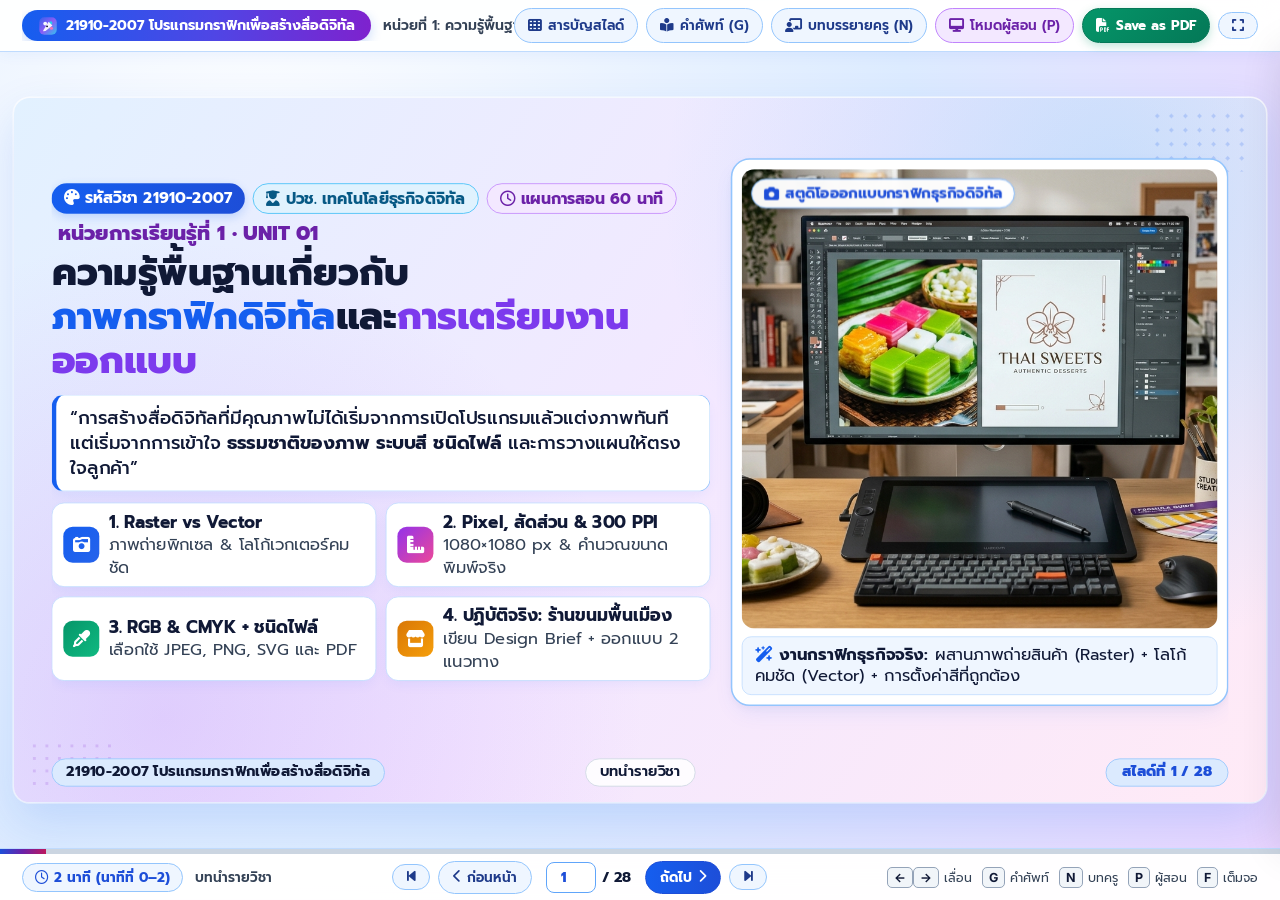
<file: courses/21910-2007/unit-01/html-presentation/index.html>
<!DOCTYPE html>
<html lang="th">
<head>
    <meta charset="UTF-8">
    <meta name="viewport" content="width=device-width, initial-scale=1.0">
    <title>21910-2007 โปรแกรมกราฟิกเพื่อสร้างสื่อดิจิทัล — หน่วยที่ 1: ความรู้พื้นฐานเกี่ยวกับภาพกราฟิกดิจิทัลและการเตรียมงานออกแบบ</title>
    <!-- Google Fonts: Prompt, Sarabun, Inter, Poppins -->
    <link rel="preconnect" href="https://fonts.googleapis.com">
    <link rel="preconnect" href="https://fonts.gstatic.com" crossorigin>
    <link href="https://fonts.googleapis.com/css2?family=Inter:wght@400;500;600;700;800&family=Poppins:wght@500;600;700&family=Prompt:ital,wght@0,300;0,400;0,500;0,600;0,700;0,800;1,400&family=Sarabun:ital,wght@0,400;0,500;0,600;0,700;1,400&display=swap" rel="stylesheet">
    <!-- Font Awesome 6 Icons -->
    <link rel="stylesheet" href="https://cdnjs.cloudflare.com/ajax/libs/font-awesome/6.5.1/css/all.min.css">
    <link rel="stylesheet" href="style.css">
</head>
<body>

    <!-- 1. Top Control Bar (Hidden in Print/PDF) -->
    <header class="top-bar no-print" role="banner">
        <div class="brand-info">
            <span class="course-badge">
                <img src="assets/icons/graphic-palette.svg" alt="" class="brand-icon" width="20" height="20">
                <span>21910-2007 โปรแกรมกราฟิกเพื่อสร้างสื่อดิจิทัล</span>
            </span>
            <span class="unit-title">หน่วยที่ 1: ความรู้พื้นฐานเกี่ยวกับภาพกราฟิกดิจิทัลและการเตรียมงานออกแบบ (ปวช. เทคโนโลยีธุรกิจดิจิทัล)</span>
        </div>
        <div class="controls" role="toolbar" aria-label="เครื่องมือควบคุมการนำเสนอ">
            <button id="btnGrid" class="ctrl-btn" title="สารบัญสไลด์ / ภาพรวมทั้งหมด" aria-label="เปิดสารบัญสไลด์">
                <i class="fa-solid fa-table-cells"></i> <span>สารบัญสไลด์</span>
            </button>
            <button id="btnVocab" class="ctrl-btn" title="คลังคำศัพท์เทคนิค (กด G)" aria-label="เปิดคลังคำศัพท์เทคนิค">
                <i class="fa-solid fa-book-open-reader"></i> <span>คำศัพท์ (G)</span>
            </button>
            <button id="btnNotes" class="ctrl-btn" title="บันทึกคำอธิบายสำหรับครู (กด N)" aria-label="เปิดบันทึกคำอธิบายสำหรับครู">
                <i class="fa-solid fa-chalkboard-user"></i> <span>บทบรรยายครู (N)</span>
            </button>
            <button id="btnPresenter" class="ctrl-btn accent" title="โหมดผู้สอน Presenter Mode (กด P)" aria-label="เปิดโหมดผู้สอน">
                <i class="fa-solid fa-desktop"></i> <span>โหมดผู้สอน (P)</span>
            </button>
            <button id="btnPrint" class="ctrl-btn primary" title="บันทึกหรือพิมพ์เป็น PDF ทุกสไลด์ (16:9)" aria-label="บันทึกเป็น PDF">
                <i class="fa-solid fa-file-pdf"></i> <span>Save as PDF</span>
            </button>
            <button id="btnFullscreen" class="ctrl-btn" title="โหมดเต็มหน้าจอ (กด F)" aria-label="สลับโหมดเต็มหน้าจอ">
                <i class="fa-solid fa-expand"></i>
            </button>
        </div>
    </header>

    <!-- 2. Main Presentation Stage (1600x900 16:9 Responsive Canvas) -->
    <main class="stage-wrapper" id="stageWrapper" role="main">
        <div class="slide-scale-wrapper" id="slideScaleWrapper">
            <div class="slide-viewport" id="slideViewport" aria-live="polite">
                <!-- Slides injected dynamically from slides-data.js -->
            </div>
        </div>
    </main>

    <!-- 3. Bottom Navigation & Progress Bar (Hidden in Print/PDF) -->
    <footer class="bottom-bar no-print" role="contentinfo">
        <div class="progress-track" aria-label="แถบความคืบหน้าการเรียน">
            <div class="progress-fill" id="progressFill"></div>
        </div>
        <div class="nav-row">
            <div class="slide-meta">
                <span class="time-badge" id="slideTimerBadge"><i class="fa-regular fa-clock"></i> แผนการสอน 60 นาที</span>
                <span class="section-indicator" id="sectionIndicator">บทนำ</span>
            </div>
            <div class="nav-buttons">
                <button id="btnFirst" class="nav-btn" title="สไลด์แรก (Home)" aria-label="สไลด์แรก">
                    <i class="fa-solid fa-backward-step"></i>
                </button>
                <button id="btnPrev" class="nav-btn" title="สไลด์ก่อนหน้า (←)" aria-label="สไลด์ก่อนหน้า">
                    <i class="fa-solid fa-chevron-left"></i> ก่อนหน้า
                </button>
                <div class="slide-counter" aria-label="ตัวนับหมายเลขสไลด์">
                    <input type="number" id="slideInput" min="1" max="28" value="1" aria-label="พิมพ์หมายเลขสไลด์เพื่อข้ามไป">
                    <span>/ <strong id="totalSlidesCount">28</strong></span>
                </div>
                <button id="btnNext" class="nav-btn primary" title="สไลด์ถัดไป (→ / Space)" aria-label="สไลด์ถัดไป">
                    ถัดไป <i class="fa-solid fa-chevron-right"></i>
                </button>
                <button id="btnLast" class="nav-btn" title="สไลด์สุดท้าย (End)" aria-label="สไลด์สุดท้าย">
                    <i class="fa-solid fa-forward-step"></i>
                </button>
            </div>
            <div class="shortcut-hint" aria-hidden="true">
                <span><kbd>←</kbd><kbd>→</kbd> เลื่อน</span>
                <span><kbd>G</kbd> คำศัพท์</span>
                <span><kbd>N</kbd> บทครู</span>
                <span><kbd>P</kbd> ผู้สอน</span>
                <span><kbd>F</kbd> เต็มจอ</span>
            </div>
        </div>
    </footer>

    <!-- 4. Speaker Notes Drawer for Teacher (Hidden in Print) -->
    <aside class="notes-drawer no-print" id="notesDrawer" aria-label="บันทึกคำอธิบายสำหรับครู">
        <div class="drawer-header">
            <div>
                <h3><i class="fa-solid fa-microphone-lines"></i> บันทึกการสอนสำหรับครู (แผน 60 นาที)</h3>
                <p id="notesTimeEstimate" class="notes-sub">เวลาแนะนำสำหรับสไลด์นี้: 2 นาที</p>
            </div>
            <button id="closeNotes" class="icon-close" aria-label="ปิดบันทึกสำหรับครู"><i class="fa-solid fa-xmark"></i></button>
        </div>
        <div class="drawer-body" id="notesContent">
            <!-- Populated dynamically by app.js -->
        </div>
    </aside>

    <!-- 5. Slide Navigator / Overview Modal (Hidden in Print) -->
    <div class="modal-overlay no-print" id="gridModal" role="dialog" aria-modal="true" aria-labelledby="gridModalTitle">
        <div class="modal-container">
            <div class="modal-header">
                <h2 id="gridModalTitle"><i class="fa-solid fa-table-cells"></i> สารบัญสไลด์ (Slide Navigator — แผนการสอน 60 นาทีครบทุกหัวข้อ)</h2>
                <button id="closeGrid" class="icon-close" aria-label="ปิดสารบัญสไลด์"><i class="fa-solid fa-xmark"></i></button>
            </div>
            <div class="grid-list" id="gridList">
                <!-- Populated dynamically by app.js -->
            </div>
        </div>
    </div>

    <!-- 6. Interactive Glossary Modal (Hidden in Print) -->
    <div class="modal-overlay no-print" id="vocabModal" role="dialog" aria-modal="true" aria-labelledby="vocabModalTitle">
        <div class="modal-container vocab-container">
            <div class="modal-header">
                <div>
                    <h2 id="vocabModalTitle"><i class="fa-solid fa-book-open-reader"></i> คลังคำศัพท์เทคนิคกราฟิกดิจิทัล &amp; สื่อธุรกิจ (Glossary)</h2>
                    <p class="modal-sub">อธิบายด้วยภาษาพูดเข้าใจง่าย พร้อมตัวอย่างการใช้งานจริงสำหรับนักเรียน ปวช.</p>
                </div>
                <div class="vocab-search-wrap">
                    <input type="search" id="vocabSearchInput" placeholder="ค้นหาคำศัพท์ เช่น Raster, Vector, PPI, RGB, CMYK..." aria-label="ค้นหาคำศัพท์">
                    <button id="closeVocab" class="icon-close" aria-label="ปิดคลังคำศัพท์"><i class="fa-solid fa-xmark"></i></button>
                </div>
            </div>
            <div class="vocab-list" id="vocabList">
                <!-- Populated dynamically by app.js -->
            </div>
        </div>
    </div>

    <!-- 7. Inline Glossary Quick Popup Card (Hidden in Print) -->
    <div class="glossary-popover no-print" id="glossaryPopover" role="dialog" aria-hidden="true">
        <div class="glossary-popover-header">
            <span id="popoverTerm" class="popover-term">Term</span>
            <button id="closePopover" class="popover-close" aria-label="ปิดคำอธิบายศัพท์"><i class="fa-solid fa-xmark"></i></button>
        </div>
        <div id="popoverBody" class="glossary-popover-body"></div>
    </div>

    <!-- 8. Presenter Mode Overlay / Console (Hidden in Print) -->
    <div class="modal-overlay presenter-overlay no-print" id="presenterModal" role="dialog" aria-modal="true" aria-labelledby="presenterModalTitle">
        <div class="presenter-container">
            <div class="presenter-topbar">
                <div class="presenter-title-group">
                    <h2 id="presenterModalTitle"><i class="fa-solid fa-chalkboard-user"></i> โหมดผู้สอน (Presenter Console)</h2>
                    <span class="presenter-slide-badge" id="presenterSlideBadge">สไลด์ที่ 1 / 28</span>
                </div>
                <div class="presenter-timer-bar">
                    <div class="timer-display">
                        <span class="timer-label">เวลาที่ใช้ไป:</span>
                        <strong id="presenterElapsed">00:00</strong>
                    </div>
                    <button id="btnTimerToggle" class="ctrl-btn primary"><i class="fa-solid fa-play"></i> เริ่ม/พักเวลา</button>
                    <button id="btnTimerReset" class="ctrl-btn"><i class="fa-solid fa-rotate-left"></i> รีเซ็ต</button>
                    <button id="btnOpenPopupPresenter" class="ctrl-btn accent" title="แยกหน้าต่างผู้สอนสำหรับต่อ 2 จอ (Dual Screen)">
                        <i class="fa-solid fa-up-right-from-square"></i> แยกหน้าต่างผู้สอน (2 จอ)
                    </button>
                    <button id="closePresenter" class="icon-close" aria-label="ปิดโหมดผู้สอน"><i class="fa-solid fa-xmark"></i></button>
                </div>
            </div>

            <div class="presenter-grid">
                <!-- Left Column: Current Slide + Next Slide Preview + Controls -->
                <div class="presenter-left">
                    <div class="presenter-card current-preview-card">
                        <div class="presenter-card-head">
                            <span><i class="fa-solid fa-tv"></i> สไลด์ปัจจุบัน (Current Slide)</span>
                            <span id="presenterRecTime" class="rec-time-pill">เวลาแนะนำ: 2 นาที</span>
                        </div>
                        <div class="presenter-current-summary" id="presenterCurrentSummary"></div>
                    </div>

                    <div class="presenter-card next-preview-card">
                        <div class="presenter-card-head">
                            <span><i class="fa-solid fa-forward"></i> สไลด์ถัดไป (Next Slide Preview)</span>
                        </div>
                        <div class="presenter-next-summary" id="presenterNextSummary"></div>
                    </div>

                    <div class="presenter-nav-actions">
                        <button id="presenterPrevBtn" class="nav-btn"><i class="fa-solid fa-chevron-left"></i> สไลด์ก่อนหน้า</button>
                        <button id="presenterNextBtn" class="nav-btn primary">สไลด์ถัดไป <i class="fa-solid fa-chevron-right"></i></button>
                    </div>
                </div>

                <!-- Right Column: Detailed Teacher Speaker Notes -->
                <div class="presenter-right">
                    <div class="presenter-card notes-full-card">
                        <div class="presenter-card-head">
                            <span><i class="fa-solid fa-microphone-lines"></i> บทบรรยายครู &amp; แนวทางถาม-ตอบในชั้นเรียน</span>
                            <span id="presenterTotalProgress" class="rec-time-pill">แผนรวม 60 นาที</span>
                        </div>
                        <div class="presenter-notes-scroll" id="presenterNotesBody"></div>
                    </div>
                </div>
            </div>
        </div>
    </div>

    <script src="slides-data.js"></script>
    <script src="app.js"></script>
</body>
</html>
</file>
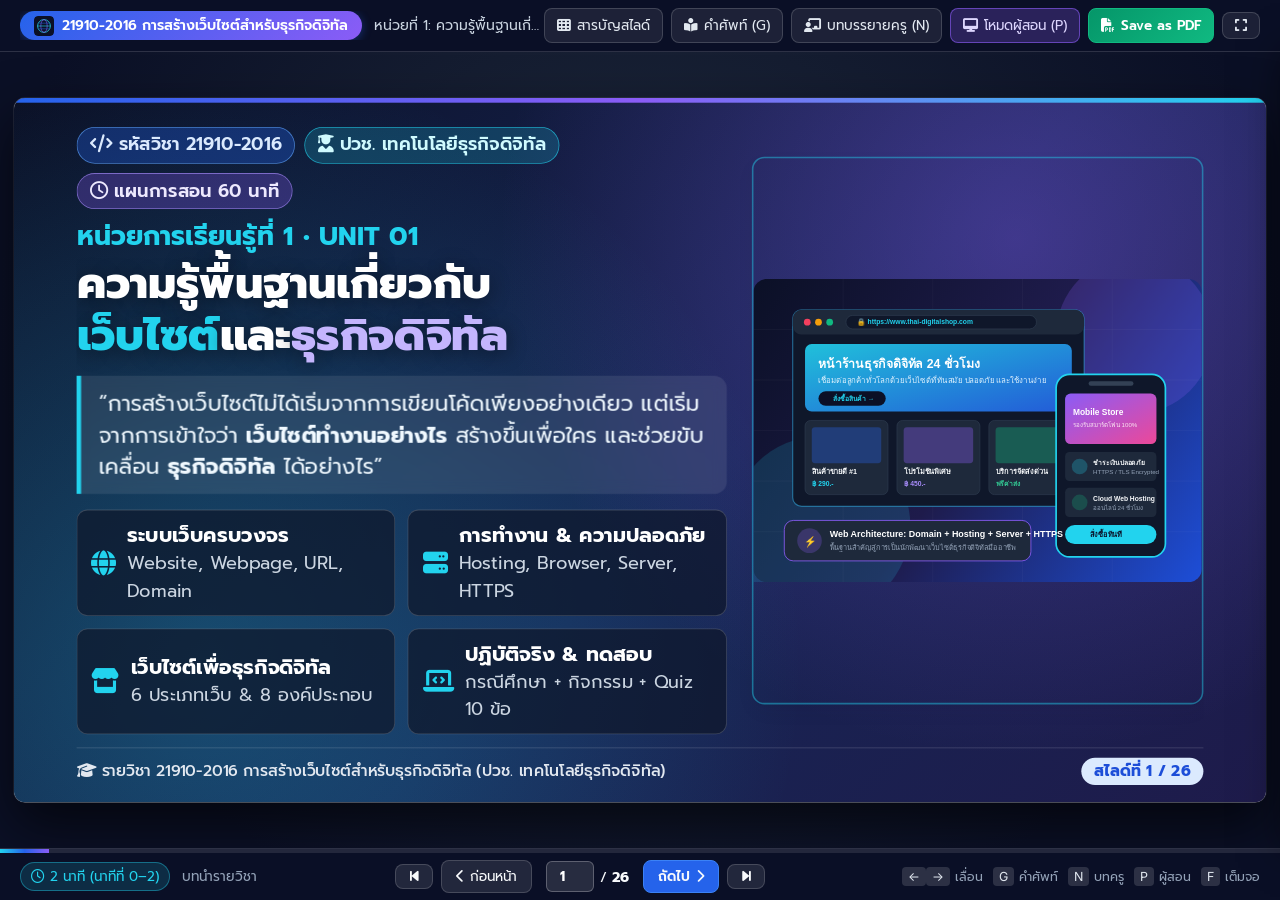
<file: courses/21910-2016/unit-01/html-presentation/index.html>
<!DOCTYPE html>
<html lang="th">
<head>
    <meta charset="UTF-8">
    <meta name="viewport" content="width=device-width, initial-scale=1.0">
    <title>21910-2016 การสร้างเว็บไซต์สำหรับธุรกิจดิจิทัล — หน่วยที่ 1: ความรู้พื้นฐานเกี่ยวกับเว็บไซต์และธุรกิจดิจิทัล</title>
    <!-- Google Fonts: Prompt, Sarabun, Inter, Poppins -->
    <link rel="preconnect" href="https://fonts.googleapis.com">
    <link rel="preconnect" href="https://fonts.gstatic.com" crossorigin>
    <link href="https://fonts.googleapis.com/css2?family=Inter:wght@400;500;600;700;800&family=Poppins:wght@500;600;700&family=Prompt:ital,wght@0,300;0,400;0,500;0,600;0,700;0,800;1,400&family=Sarabun:ital,wght@0,400;0,500;0,600;0,700;1,400&display=swap" rel="stylesheet">
    <!-- Font Awesome 6 Icons -->
    <link rel="stylesheet" href="https://cdnjs.cloudflare.com/ajax/libs/font-awesome/6.5.1/css/all.min.css">
    <link rel="stylesheet" href="style.css">
</head>
<body>

    <!-- 1. Top Control Bar (Hidden in Print/PDF) -->
    <header class="top-bar no-print" role="banner">
        <div class="brand-info">
            <span class="course-badge">
                <img src="assets/icons/web-globe.svg" alt="" class="brand-icon" width="20" height="20">
                <span>21910-2016 การสร้างเว็บไซต์สำหรับธุรกิจดิจิทัล</span>
            </span>
            <span class="unit-title">หน่วยที่ 1: ความรู้พื้นฐานเกี่ยวกับเว็บไซต์และธุรกิจดิจิทัล (ปวช. เทคโนโลยีธุรกิจดิจิทัล)</span>
        </div>
        <div class="controls" role="toolbar" aria-label="เครื่องมือควบคุมการนำเสนอ">
            <button id="btnGrid" class="ctrl-btn" title="สารบัญสไลด์ / ภาพรวมทั้งหมด" aria-label="เปิดสารบัญสไลด์">
                <i class="fa-solid fa-table-cells"></i> <span>สารบัญสไลด์</span>
            </button>
            <button id="btnVocab" class="ctrl-btn" title="คลังคำศัพท์เทคนิค (กด G)" aria-label="เปิดคลังคำศัพท์เทคนิค">
                <i class="fa-solid fa-book-open-reader"></i> <span>คำศัพท์ (G)</span>
            </button>
            <button id="btnNotes" class="ctrl-btn" title="บันทึกคำอธิบายสำหรับครู (กด N)" aria-label="เปิดบันทึกคำอธิบายสำหรับครู">
                <i class="fa-solid fa-chalkboard-user"></i> <span>บทบรรยายครู (N)</span>
            </button>
            <button id="btnPresenter" class="ctrl-btn accent" title="โหมดผู้สอน Presenter Mode (กด P)" aria-label="เปิดโหมดผู้สอน">
                <i class="fa-solid fa-desktop"></i> <span>โหมดผู้สอน (P)</span>
            </button>
            <button id="btnPrint" class="ctrl-btn primary" title="บันทึกหรือพิมพ์เป็น PDF ทุกสไลด์ (16:9)" aria-label="บันทึกเป็น PDF">
                <i class="fa-solid fa-file-pdf"></i> <span>Save as PDF</span>
            </button>
            <button id="btnFullscreen" class="ctrl-btn" title="โหมดเต็มหน้าจอ (กด F)" aria-label="สลับโหมดเต็มหน้าจอ">
                <i class="fa-solid fa-expand"></i>
            </button>
        </div>
    </header>

    <!-- 2. Main Presentation Stage (1600x900 16:9 Responsive Canvas) -->
    <main class="stage-wrapper" id="stageWrapper" role="main">
        <div class="slide-scale-wrapper" id="slideScaleWrapper">
            <div class="slide-viewport" id="slideViewport" aria-live="polite">
                <!-- Slides injected dynamically from slides-data.js -->
            </div>
        </div>
    </main>

    <!-- 3. Bottom Navigation & Progress Bar (Hidden in Print/PDF) -->
    <footer class="bottom-bar no-print" role="contentinfo">
        <div class="progress-track" aria-label="แถบความคืบหน้าการเรียน">
            <div class="progress-fill" id="progressFill"></div>
        </div>
        <div class="nav-row">
            <div class="slide-meta">
                <span class="time-badge" id="slideTimerBadge"><i class="fa-regular fa-clock"></i> แผนการสอน 60 นาที</span>
                <span class="section-indicator" id="sectionIndicator">บทนำ</span>
            </div>
            <div class="nav-buttons">
                <button id="btnFirst" class="nav-btn" title="สไลด์แรก (Home)" aria-label="สไลด์แรก">
                    <i class="fa-solid fa-backward-step"></i>
                </button>
                <button id="btnPrev" class="nav-btn" title="สไลด์ก่อนหน้า (←)" aria-label="สไลด์ก่อนหน้า">
                    <i class="fa-solid fa-chevron-left"></i> ก่อนหน้า
                </button>
                <div class="slide-counter" aria-label="ตัวนับหมายเลขสไลด์">
                    <input type="number" id="slideInput" min="1" max="26" value="1" aria-label="พิมพ์หมายเลขสไลด์เพื่อข้ามไป">
                    <span>/ <strong id="totalSlidesCount">26</strong></span>
                </div>
                <button id="btnNext" class="nav-btn primary" title="สไลด์ถัดไป (→ / Space)" aria-label="สไลด์ถัดไป">
                    ถัดไป <i class="fa-solid fa-chevron-right"></i>
                </button>
                <button id="btnLast" class="nav-btn" title="สไลด์สุดท้าย (End)" aria-label="สไลด์สุดท้าย">
                    <i class="fa-solid fa-forward-step"></i>
                </button>
            </div>
            <div class="shortcut-hint" aria-hidden="true">
                <span><kbd>←</kbd><kbd>→</kbd> เลื่อน</span>
                <span><kbd>G</kbd> คำศัพท์</span>
                <span><kbd>N</kbd> บทครู</span>
                <span><kbd>P</kbd> ผู้สอน</span>
                <span><kbd>F</kbd> เต็มจอ</span>
            </div>
        </div>
    </footer>

    <!-- 4. Speaker Notes Drawer for Teacher (Hidden in Print) -->
    <aside class="notes-drawer no-print" id="notesDrawer" aria-label="บันทึกคำอธิบายสำหรับครู">
        <div class="drawer-header">
            <div>
                <h3><i class="fa-solid fa-microphone-lines"></i> บันทึกการสอนสำหรับครู (แผน 60 นาที)</h3>
                <p id="notesTimeEstimate" class="notes-sub">เวลาแนะนำสำหรับสไลด์นี้: 2 นาที</p>
            </div>
            <button id="closeNotes" class="icon-close" aria-label="ปิดบันทึกสำหรับครู"><i class="fa-solid fa-xmark"></i></button>
        </div>
        <div class="drawer-body" id="notesContent">
            <!-- Populated dynamically by app.js -->
        </div>
    </aside>

    <!-- 5. Slide Navigator / Overview Modal (Hidden in Print) -->
    <div class="modal-overlay no-print" id="gridModal" role="dialog" aria-modal="true" aria-labelledby="gridModalTitle">
        <div class="modal-container">
            <div class="modal-header">
                <h2 id="gridModalTitle"><i class="fa-solid fa-table-cells"></i> สารบัญสไลด์ (Slide Navigator — แผนการสอน 60 นาทีครบทุกหัวข้อ)</h2>
                <button id="closeGrid" class="icon-close" aria-label="ปิดสารบัญสไลด์"><i class="fa-solid fa-xmark"></i></button>
            </div>
            <div class="grid-list" id="gridList">
                <!-- Populated dynamically by app.js -->
            </div>
        </div>
    </div>

    <!-- 6. Interactive Glossary Modal (Hidden in Print) -->
    <div class="modal-overlay no-print" id="vocabModal" role="dialog" aria-modal="true" aria-labelledby="vocabModalTitle">
        <div class="modal-container vocab-container">
            <div class="modal-header">
                <div>
                    <h2 id="vocabModalTitle"><i class="fa-solid fa-book-open-reader"></i> คลังคำศัพท์เทคนิคเว็บไซต์ & ธุรกิจดิจิทัล (Glossary)</h2>
                    <p class="modal-sub">อธิบายด้วยภาษาพูดเข้าใจง่าย พร้อมตัวอย่างการใช้งานจริงสำหรับนักเรียน ปวช.</p>
                </div>
                <div class="vocab-search-wrap">
                    <input type="search" id="vocabSearchInput" placeholder="ค้นหาคำศัพท์ เช่น URL, Hosting, CTA..." aria-label="ค้นหาคำศัพท์">
                    <button id="closeVocab" class="icon-close" aria-label="ปิดคลังคำศัพท์"><i class="fa-solid fa-xmark"></i></button>
                </div>
            </div>
            <div class="vocab-list" id="vocabList">
                <!-- Populated dynamically by app.js -->
            </div>
        </div>
    </div>

    <!-- 7. Inline Glossary Quick Popup Card (Hidden in Print) -->
    <div class="glossary-popover no-print" id="glossaryPopover" role="dialog" aria-hidden="true">
        <div class="glossary-popover-header">
            <span id="popoverTerm" class="popover-term">Term</span>
            <button id="closePopover" class="popover-close" aria-label="ปิดคำอธิบายศัพท์"><i class="fa-solid fa-xmark"></i></button>
        </div>
        <div id="popoverBody" class="glossary-popover-body"></div>
    </div>

    <!-- 8. Presenter Mode Overlay / Console (Hidden in Print) -->
    <div class="modal-overlay presenter-overlay no-print" id="presenterModal" role="dialog" aria-modal="true" aria-labelledby="presenterModalTitle">
        <div class="presenter-container">
            <div class="presenter-topbar">
                <div class="presenter-title-group">
                    <h2 id="presenterModalTitle"><i class="fa-solid fa-chalkboard-user"></i> โหมดผู้สอน (Presenter Console)</h2>
                    <span class="presenter-slide-badge" id="presenterSlideBadge">สไลด์ที่ 1 / 25</span>
                </div>
                <div class="presenter-timer-bar">
                    <div class="timer-display">
                        <span class="timer-label">เวลาที่ใช้ไป:</span>
                        <strong id="presenterElapsed">00:00</strong>
                    </div>
                    <button id="btnTimerToggle" class="ctrl-btn primary"><i class="fa-solid fa-play"></i> เริ่ม/พักเวลา</button>
                    <button id="btnTimerReset" class="ctrl-btn"><i class="fa-solid fa-rotate-left"></i> รีเซ็ต</button>
                    <button id="btnOpenPopupPresenter" class="ctrl-btn accent" title="แยกหน้าต่างผู้สอนสำหรับต่อ 2 จอ (Dual Screen)">
                        <i class="fa-solid fa-up-right-from-square"></i> แยกหน้าต่างผู้สอน (2 จอ)
                    </button>
                    <button id="closePresenter" class="icon-close" aria-label="ปิดโหมดผู้สอน"><i class="fa-solid fa-xmark"></i></button>
                </div>
            </div>

            <div class="presenter-grid">
                <!-- Left Column: Current Slide + Next Slide Preview + Controls -->
                <div class="presenter-left">
                    <div class="presenter-card current-preview-card">
                        <div class="presenter-card-head">
                            <span><i class="fa-solid fa-tv"></i> สไลด์ปัจจุบัน (Current Slide)</span>
                            <span id="presenterRecTime" class="rec-time-pill">เวลาแนะนำ: 2 นาที</span>
                        </div>
                        <div class="presenter-current-summary" id="presenterCurrentSummary"></div>
                    </div>

                    <div class="presenter-card next-preview-card">
                        <div class="presenter-card-head">
                            <span><i class="fa-solid fa-forward"></i> สไลด์ถัดไป (Next Slide Preview)</span>
                        </div>
                        <div class="presenter-next-summary" id="presenterNextSummary"></div>
                    </div>

                    <div class="presenter-nav-actions">
                        <button id="presenterPrevBtn" class="nav-btn"><i class="fa-solid fa-chevron-left"></i> สไลด์ก่อนหน้า</button>
                        <button id="presenterNextBtn" class="nav-btn primary">สไลด์ถัดไป <i class="fa-solid fa-chevron-right"></i></button>
                    </div>
                </div>

                <!-- Right Column: Detailed Teacher Speaker Notes -->
                <div class="presenter-right">
                    <div class="presenter-card notes-full-card">
                        <div class="presenter-card-head">
                            <span><i class="fa-solid fa-microphone-lines"></i> บทบรรยายครู & แนวทางถาม-ตอบในชั้นเรียน</span>
                            <span id="presenterTotalProgress" class="rec-time-pill">แผนรวม 60 นาที</span>
                        </div>
                        <div class="presenter-notes-scroll" id="presenterNotesBody"></div>
                    </div>
                </div>
            </div>
        </div>
    </div>

    <script src="slides-data.js"></script>
    <script src="app.js"></script>
</body>
</html>
</file>
<file: courses/21910-2007/unit-01/html-presentation/style.css>
/* ==========================================================================
   FIX V6 — ADAPTIVE TYPOGRAPHY, TEXT OVERFLOW & ACCESSIBLE CONTRAST (WCAG 2.2 AA)
   รายวิชา: 21910-2007 โปรแกรมกราฟิกเพื่อสร้างสื่อดิจิทัล
   หน่วยที่ 1: ความรู้พื้นฐานเกี่ยวกับภาพกราฟิกดิจิทัลและการเตรียมงานออกแบบ
   Design Style: Bright Premium Educational Infographic + Realistic Photography
   Base Canvas: 1600 × 900 px (16:9 Aspect Ratio)
   ========================================================================== */

:root {
    /* V6 Recommended Accessible Color Tokens (WCAG 2.2 AA Compliant) */
    --text-primary: #101936;
    --text-secondary: #334155;
    --text-muted: #475569;

    --blue-text: #1D4ED8;
    --blue-bg: #EFF6FF;
    --blue-border: #93C5FD;

    --green-text: #065F46;
    --green-bg: #D1FAE5;
    --green-border: #6EE7B7;

    --purple-text: #6B21A8;
    --purple-bg: #F3E8FF;
    --purple-border: #D8B4FE;

    --orange-text: #92400E;
    --orange-bg: #FEF3C7;
    --orange-border: #FCD34D;

    --red-text: #991B1B;
    --red-bg: #FEE2E2;
    --red-border: #FCA5A5;

    /* V5/V6 Background Palette */
    --bg-white: #FFFFFF;
    --bg-ice-blue: #F0F7FF;
    --bg-soft-lavender: #F5F0FF;
    --bg-light-pink: #FFF2FA;
    --bg-stage: #E2EEFF;
    --bg-slide-gradient: linear-gradient(120deg, #EAF5FF 0%, #F5F0FF 52%, #FFF2FA 100%);

    /* Primary & Accent Palette */
    --royal-blue: #155EEF;
    --electric-blue: #2563EB;
    --purple: #7E22CE;
    --cyan: #0369A1;
    --emerald: #059669;
    --emerald-dark: #065F46;
    --pink: #BE185D;
    --orange: #D97706;
    --amber-dark: #92400E;
    --rose: #BE123C;

    /* Legacy variable aliases */
    --text-main: var(--text-primary);
    --primary-navy: #101936;
    --secondary-blue: #155EEF;
    --accent-purple: #7E22CE;
    --highlight-cyan: #0369A1;
    --bg-light: #F0F7FF;
    --white: #FFFFFF;
    --blue-light: #DBEAFE;
    --blue-dark: #1D4ED8;
    --purple-light: #F3E8FF;
    --purple-dark: #6B21A8;
    --cyan-light: #E0F2FE;
    --cyan-dark: #0369A1;
    --emerald-light: #D1FAE5;
    --amber: #D97706;
    --amber-light: #FEF3C7;
    --rose-light: #FEE2E2;

    /* V6 Typography Limits on 1600x900 Canvas */
    --fs-main-title: 48px;       /* 38–54 px */
    --fs-slide-heading: 38px;    /* 32–46 px */
    --fs-section-heading: 29px;  /* 25–34 px */
    --fs-body: 24px;             /* 21–30 px */
    --fs-table: 23.5px;          /* 21–28 px */
    --fs-card: 23.5px;           /* 21–30 px */
    --fs-popup-heading: 25px;    /* 23–30 px */
    --fs-popup-body: 21px;       /* 20–26 px */
    --fs-caption: 21px;          /* 21–24 px */
    --fs-footer: 18.5px;         /* 17–21 px */

    --border-color: #BFDBFE;
    --radius-card: 24px;
    --radius-lg: 22px;
    --radius-md: 16px;
    --radius-sm: 12px;
    --shadow-card: 0 12px 30px -8px rgba(21, 94, 239, 0.1), 0 4px 12px -3px rgba(16, 25, 54, 0.05);
    --shadow-soft: 0 6px 18px -4px rgba(21, 94, 239, 0.08);
}

* {
    box-sizing: border-box;
    margin: 0;
    padding: 0;
}

html, body {
    width: 100vw;
    height: 100vh;
    overflow: hidden;
    font-family: 'Prompt', 'Poppins', 'Inter', -apple-system, BlinkMacSystemFont, sans-serif;
    background: linear-gradient(135deg, #E0EDFF 0%, #EDE9FE 50%, #FCE7F3 100%);
    color: var(--text-primary);
    -webkit-font-smoothing: antialiased;
    display: flex;
    flex-direction: column;
}

h1, h2, h3, h4, .font-heading {
    font-family: 'Prompt', 'Poppins', 'Inter', sans-serif;
}

/* Accessible keyboard focus ring */
button:focus-visible,
input:focus-visible,
.glossary-term:focus-visible,
.check-item:focus-visible {
    outline: 3px solid #1D4ED8;
    outline-offset: 2px;
}

/* ==========================================================================
   TOP BAR & BOTTOM BAR (Bright Premium Toolbar — WCAG AA Contrast)
   ========================================================================== */
.top-bar {
    height: 52px;
    flex-shrink: 0;
    background: rgba(255, 255, 255, 0.96);
    backdrop-filter: blur(12px);
    border-bottom: 1.5px solid #BFDBFE;
    display: flex;
    align-items: center;
    justify-content: space-between;
    padding: 0 22px;
    color: var(--text-primary);
    z-index: 100;
    box-shadow: 0 2px 14px rgba(21, 94, 239, 0.06);
}

.brand-info {
    display: flex;
    align-items: center;
    gap: 12px;
    overflow: hidden;
    white-space: nowrap;
}

.brand-icon {
    width: 20px;
    height: 20px;
    border-radius: 4px;
}

.course-badge {
    background: linear-gradient(90deg, #155EEF 0%, #4F46E5 55%, #7E22CE 100%);
    color: #FFFFFF;
    font-family: 'Prompt', sans-serif;
    font-weight: 700;
    font-size: 14px;
    padding: 5px 16px;
    border-radius: 999px;
    display: inline-flex;
    align-items: center;
    gap: 8px;
    box-shadow: 0 4px 12px rgba(21, 94, 239, 0.22);
}

.unit-title {
    font-family: 'Prompt', sans-serif;
    font-size: 14px;
    font-weight: 600;
    color: var(--text-secondary);
}

.controls {
    display: flex;
    align-items: center;
    gap: 8px;
}

.ctrl-btn {
    background: var(--blue-bg);
    color: #1E3A8A;
    border: 1.5px solid #93C5FD;
    padding: 6px 13px;
    border-radius: 999px;
    font-family: 'Prompt', sans-serif;
    font-size: 13.5px;
    font-weight: 600;
    cursor: pointer;
    display: inline-flex;
    align-items: center;
    gap: 6px;
    transition: all 0.2s ease;
    white-space: nowrap;
}

.ctrl-btn:hover {
    background: #DBEAFE;
    color: #1D4ED8;
    border-color: #60A5FA;
    transform: translateY(-1px);
}

.ctrl-btn.active {
    background: var(--royal-blue);
    color: #FFFFFF;
    border-color: var(--royal-blue);
    font-weight: 700;
}

.ctrl-btn.accent {
    background: var(--purple-bg);
    border-color: #C084FC;
    color: var(--purple-text);
}

.ctrl-btn.accent:hover {
    background: #6B21A8;
    color: #FFFFFF;
    border-color: #6B21A8;
}

.ctrl-btn.primary {
    background: linear-gradient(135deg, #059669, #047857);
    color: #FFFFFF;
    border-color: #047857;
    font-weight: 700;
    box-shadow: 0 3px 10px rgba(5, 150, 105, 0.25);
}

.ctrl-btn.primary:hover {
    filter: brightness(1.06);
    color: #FFFFFF;
}

/* ==========================================================================
   STAGE & 16:9 RESPONSIVE SCALING CANVAS (1600x900)
   ========================================================================== */
.stage-wrapper {
    flex: 1;
    min-height: 0;
    width: 100%;
    display: flex;
    align-items: center;
    justify-content: center;
    background: radial-gradient(circle at 20% 20%, #FFFFFF 0%, #DCEBFF 55%, #E9D5FF 100%);
    position: relative;
    overflow: hidden;
    padding: 8px 14px;
}

.slide-scale-wrapper {
    width: 1600px;
    height: 900px;
    position: relative;
    flex-shrink: 0;
}

.slide-viewport {
    width: 1600px;
    height: 900px;
    position: absolute;
    top: 0;
    left: 0;
    transform-origin: top left;
    box-shadow: 0 24px 60px rgba(21, 94, 239, 0.16), 0 0 0 2px rgba(255, 255, 255, 0.9);
    border-radius: 20px;
    overflow: hidden;
    background: var(--bg-white);
}

/* ==========================================================================
   SLIDE BASE & DECORATIVE PASTEL BACKGROUND (1600 × 900 px)
   ========================================================================== */
.slide,
.slide.dark-slide {
    width: 1600px;
    height: 900px;
    position: absolute;
    top: 0;
    left: 0;
    background:
        radial-gradient(circle at 94% 8%, rgba(147, 197, 253, 0.38) 0%, rgba(147, 197, 253, 0.12) 16%, transparent 32%),
        radial-gradient(circle at 6% 94%, rgba(196, 181, 253, 0.28) 0%, transparent 28%),
        radial-gradient(circle at 50% 45%, rgba(255, 255, 255, 0.88) 0%, transparent 70%),
        linear-gradient(120deg, #EAF5FF 0%, #F5F0FF 52%, #FFF2FA 100%);
    color: var(--text-primary);
    display: none;
    flex-direction: column;
    justify-content: space-between;
    padding: 18px 42px 14px 42px;
    font-family: 'Prompt', sans-serif;
    font-size: var(--fs-body);
    line-height: 1.38;
    overflow: hidden;
}

.slide.active {
    display: flex;
    animation: slideEnter 0.26s cubic-bezier(0.16, 1, 0.3, 1);
}

@keyframes slideEnter {
    from {
        opacity: 0;
        transform: translateY(4px);
    }
    to {
        opacity: 1;
        transform: translateY(0);
    }
}

/* Decorative corner dots */
.slide::before {
    content: "";
    position: absolute;
    top: 14px;
    right: 18px;
    width: 130px;
    height: 80px;
    background-image: radial-gradient(rgba(37, 99, 235, 0.2) 2.5px, transparent 2.5px);
    background-size: 18px 18px;
    pointer-events: none;
    z-index: 1;
}

.slide::after {
    content: "";
    position: absolute;
    bottom: 12px;
    left: 18px;
    width: 110px;
    height: 68px;
    background-image: radial-gradient(rgba(126, 34, 206, 0.16) 2px, transparent 2px);
    background-size: 16px 16px;
    pointer-events: none;
    z-index: 1;
}

/* ==========================================================================
   V6 ADAPTIVE HEADER DESIGN (Flexible Height, Never Clips 2-Line Titles!)
   ========================================================================== */
.slide-header {
    min-height: 82px;
    height: auto;
    display: flex;
    align-items: flex-end;
    justify-content: space-between;
    gap: 18px;
    margin-bottom: 12px;
    padding-bottom: 8px;
    border-bottom: 1.5px solid rgba(147, 197, 253, 0.55);
    position: relative;
    z-index: 2;
    flex-shrink: 0;
    width: 100%;
}

.header-left {
    display: flex;
    flex-direction: column;
    align-items: flex-start;
    gap: 6px;
    min-width: 0;
    flex: 1;
}

.slide-kicker {
    display: inline-flex;
    align-items: center;
    gap: 12px;
    background: #FFFFFF;
    border: 1.5px solid #BFDBFE;
    padding: 3px 18px 3px 4px;
    border-radius: 999px;
    box-shadow: 0 3px 10px rgba(21, 94, 239, 0.06);
    font-family: 'Prompt', sans-serif;
    font-size: 18.5px;
    font-weight: 700;
    line-height: 1.2;
    max-width: 100%;
}

.slide-kicker .kicker-pill {
    background: linear-gradient(90deg, #4F46E5 0%, #155EEF 60%, #0284C7 100%);
    color: #FFFFFF;
    padding: 4px 16px;
    border-radius: 999px;
    font-size: 18px;
    font-weight: 700;
    display: inline-flex;
    align-items: center;
    gap: 7px;
    white-space: nowrap;
    box-shadow: 0 2px 8px rgba(21, 94, 239, 0.22);
}

.slide-kicker .kicker-pill i {
    color: #FEF08A;
}

.slide-kicker .kicker-unit-text {
    color: #1D4ED8;
    font-weight: 700;
    font-size: 18.5px;
    white-space: nowrap;
    overflow: hidden;
    text-overflow: ellipsis;
}

.slide-title {
    font-family: 'Prompt', sans-serif;
    font-size: var(--fs-slide-heading); /* 38px default, auto-fitted 32–46px */
    font-weight: 800;
    color: var(--text-primary);
    line-height: 1.32;
    white-space: normal;
    word-break: keep-all;
    overflow-wrap: break-word;
    letter-spacing: -0.01em;
    width: 100%;
}

.slide-title .title-prefix {
    color: var(--blue-text);
}

.slide-subtitle-badge {
    background: var(--purple-bg);
    border: 1.5px solid #C084FC;
    padding: 7px 20px;
    border-radius: 999px;
    font-family: 'Prompt', sans-serif;
    font-size: 19.5px;
    font-weight: 700;
    color: var(--purple-text);
    display: inline-flex;
    align-items: center;
    gap: 8px;
    flex-shrink: 0;
    white-space: nowrap;
    box-shadow: 0 4px 12px rgba(107, 33, 168, 0.1);
}

.slide-subtitle-badge i {
    color: var(--purple-text) !important;
}

/* ==========================================================================
   SLIDE BODY & V6 ACCESSIBLE FOOTER DESIGN (17–21 px)
   ========================================================================== */
.slide-body {
    flex: 1;
    min-height: 0;
    width: 100%;
    display: flex;
    flex-direction: column;
    justify-content: space-between;
    position: relative;
    z-index: 2;
    overflow: hidden;
}

.slide-inner-fit {
    width: 100%;
    height: 100%;
    min-height: 0;
    flex: 1;
    display: flex;
    flex-direction: column;
    justify-content: space-between;
    gap: 14px;
}

.slide-footer {
    height: 44px;
    display: grid;
    grid-template-columns: 1fr auto 1fr;
    align-items: center;
    gap: 16px;
    margin-top: 10px;
    font-family: 'Prompt', sans-serif;
    font-size: var(--fs-footer); /* 18.5px */
    font-weight: 600;
    color: var(--text-secondary);
    position: relative;
    z-index: 2;
    flex-shrink: 0;
    width: 100%;
}

.footer-left {
    display: flex;
    align-items: center;
    justify-self: start;
}

.footer-tag {
    background: #DBEAFE;
    color: var(--text-primary);
    border: 1.5px solid #93C5FD;
    padding: 4px 18px;
    border-radius: 999px;
    font-weight: 700;
    font-size: var(--fs-footer);
}

.footer-center {
    justify-self: center;
    color: var(--text-primary);
    font-weight: 600;
    font-size: var(--fs-footer);
    background: rgba(255, 255, 255, 0.88);
    border: 1px solid #CBD5E1;
    padding: 4px 18px;
    border-radius: 999px;
}

.footer-page {
    justify-self: end;
    font-weight: 800;
    font-size: var(--fs-footer);
    color: var(--blue-text);
    background: #DBEAFE;
    border: 1.5px solid #93C5FD;
    padding: 4px 20px;
    border-radius: 999px;
}

/* ==========================================================================
   COVER SLIDE / TITLE SLIDE (SLIDE 1 — Bright Premium Pastel Hero)
   ========================================================================== */
.slide.cover-slide {
    background:
        radial-gradient(circle at 88% 14%, rgba(56, 189, 248, 0.25), transparent 36%),
        radial-gradient(circle at 12% 88%, rgba(168, 85, 247, 0.2), transparent 38%),
        linear-gradient(125deg, #E2F1FF 0%, #F3E8FF 52%, #FFEAF6 100%);
    color: var(--text-primary);
    padding: 24px 48px 16px 48px;
}

.cover-grid {
    display: grid;
    grid-template-columns: minmax(0, 1.14fr) minmax(0, 0.86fr);
    gap: 26px;
    align-items: center;
    height: 100%;
    width: 100%;
}

.cover-badges {
    display: flex;
    flex-wrap: wrap;
    gap: 10px;
    margin-bottom: 10px;
}

.cover-pill {
    background: linear-gradient(90deg, #155EEF, #1D4ED8);
    color: #FFFFFF;
    padding: 5px 16px;
    border-radius: 999px;
    font-family: 'Prompt', sans-serif;
    font-weight: 700;
    font-size: 20px;
    box-shadow: 0 4px 12px rgba(21, 94, 239, 0.2);
}

.cover-pill.cyan {
    background: #E0F2FE;
    border: 1.5px solid #38BDF8;
    color: #075985;
    box-shadow: none;
}

.cover-pill.purple {
    background: var(--purple-bg);
    border: 1.5px solid #C084FC;
    color: var(--purple-text);
    box-shadow: none;
}

.cover-unit-no {
    font-family: 'Prompt', sans-serif;
    font-size: 26px;
    font-weight: 800;
    color: var(--purple-text);
    margin-bottom: 4px;
    line-height: 1.25;
}

.cover-main-title {
    font-family: 'Prompt', sans-serif;
    font-size: var(--fs-main-title); /* 48px default, 38–54px range */
    font-weight: 800;
    line-height: 1.18;
    color: var(--text-primary);
    margin-bottom: 14px;
}

.cover-quote-box {
    background: #FFFFFF;
    border: 1.5px solid #93C5FD;
    border-left: 6px solid var(--royal-blue);
    padding: 12px 18px;
    border-radius: 16px;
    font-family: 'Prompt', sans-serif;
    font-size: 23.5px;
    font-weight: 500;
    color: var(--text-primary);
    margin-bottom: 14px;
    line-height: 1.4;
    box-shadow: var(--shadow-soft);
}

.cover-meta-list {
    display: grid;
    grid-template-columns: repeat(2, minmax(0, 1fr));
    gap: 12px;
}

.cover-meta-item {
    background: #FFFFFF;
    border: 1.5px solid #BFDBFE;
    padding: 10px 14px;
    border-radius: 16px;
    display: flex;
    align-items: center;
    gap: 12px;
    font-size: 22px;
    line-height: 1.3;
    color: var(--text-primary);
    box-shadow: var(--shadow-soft);
}

.cover-meta-item i {
    width: 46px;
    height: 46px;
    border-radius: 12px;
    background: linear-gradient(135deg, #155EEF, #2563EB);
    color: #FFFFFF;
    display: flex;
    align-items: center;
    justify-content: center;
    font-size: 22px;
    flex-shrink: 0;
}

/* ==========================================================================
   GRID & PREMIUM INFOGRAPHIC CARD SYSTEM
   ========================================================================== */
.grid-2 {
    display: grid;
    grid-template-columns: minmax(0, 1fr) minmax(0, 1fr);
    gap: 20px;
    align-items: stretch;
    width: 100%;
    flex: 1;
    min-height: 0;
}

.grid-2-asym {
    display: grid;
    grid-template-columns: minmax(0, 1.12fr) minmax(0, 0.88fr);
    gap: 20px;
    align-items: stretch;
    width: 100%;
    flex: 1;
    min-height: 0;
}

.grid-3,
.three-photo-grid {
    display: grid;
    grid-template-columns: repeat(3, minmax(0, 1fr));
    gap: 20px;
    align-items: stretch;
    width: 100%;
    flex: 1;
    min-height: 0;
}

.grid-4 {
    display: grid;
    grid-template-columns: repeat(4, minmax(0, 1fr));
    gap: 16px;
    align-items: stretch;
    width: 100%;
    flex: 1;
    min-height: 0;
}

/* Base Card & V5/V6 Infographic Card */
.card,
.real-photo-card,
.v5-info-card {
    background: linear-gradient(180deg, #FFFFFF 0%, #F8FBFF 100%);
    border: 2px solid #BFDBFE;
    border-radius: var(--radius-card);
    padding: 16px 20px;
    box-shadow: var(--shadow-card);
    display: flex;
    flex-direction: column;
    justify-content: space-between;
    gap: 10px;
    min-width: 0;
    height: 100%;
    min-height: 0;
    color: var(--text-primary);
    position: relative;
    overflow: hidden;
}

.card.blue,
.real-photo-card.theme-blue,
.v5-info-card.theme-blue {
    border-color: #93C5FD;
    background: linear-gradient(180deg, #EFF6FF 0%, #FFFFFF 100%);
}

.card.purple,
.real-photo-card.theme-purple,
.v5-info-card.theme-purple {
    border-color: #D8B4FE;
    background: linear-gradient(180deg, #FAF5FF 0%, #FFF5FA 100%);
}

.card.emerald,
.real-photo-card.theme-emerald,
.v5-info-card.theme-emerald {
    border-color: #6EE7B7;
    background: linear-gradient(180deg, #ECFDF5 0%, #FFFFFF 100%);
}

.card.amber,
.real-photo-card.theme-amber,
.v5-info-card.theme-amber {
    border-color: #FCD34D;
    background: linear-gradient(180deg, #FFFBEB 0%, #FFFFFF 100%);
}

.card.rose,
.real-photo-card.theme-pink,
.v5-info-card.theme-pink {
    border-color: #F9A8D4;
    background: linear-gradient(180deg, #FFF1F2 0%, #FFFFFF 100%);
}

/* Automatic 3-column pastel theme coloring */
.three-photo-grid > .real-photo-card:nth-child(1) {
    border-color: #93C5FD;
    background: linear-gradient(180deg, #EFF6FF 0%, #FFFFFF 100%);
}
.three-photo-grid > .real-photo-card:nth-child(2) {
    border-color: #D8B4FE;
    background: linear-gradient(180deg, #FAF5FF 0%, #FFF5FA 100%);
}
.three-photo-grid > .real-photo-card:nth-child(3) {
    border-color: #6EE7B7;
    background: linear-gradient(180deg, #ECFDF5 0%, #FFFFFF 100%);
}

/* V5/V6 Card Header: Solid Number Circle + Bold Accessible Colored Title + Centered Sub-pill */
.v5-card-top {
    display: flex;
    flex-direction: column;
    gap: 6px;
    flex-shrink: 0;
}

.v5-card-header-row {
    display: flex;
    align-items: center;
    gap: 10px;
}

.v5-num-circle {
    width: 44px;
    height: 44px;
    border-radius: 50%;
    background: var(--blue-text);
    color: #FFFFFF;
    font-family: 'Prompt', sans-serif;
    font-size: 24px;
    font-weight: 800;
    display: flex;
    align-items: center;
    justify-content: center;
    flex-shrink: 0;
    box-shadow: 0 4px 10px rgba(29, 78, 216, 0.25);
}

.v5-info-card.theme-purple .v5-num-circle,
.v5-num-circle.purple {
    background: var(--purple-text);
    box-shadow: 0 4px 10px rgba(107, 33, 168, 0.25);
}

.v5-info-card.theme-emerald .v5-num-circle,
.v5-num-circle.emerald {
    background: var(--green-text);
    box-shadow: 0 4px 10px rgba(6, 95, 70, 0.25);
}

.v5-info-card.theme-amber .v5-num-circle,
.v5-num-circle.amber {
    background: var(--orange-text);
    box-shadow: 0 4px 10px rgba(146, 64, 14, 0.25);
}

.v5-card-title {
    font-family: 'Prompt', sans-serif;
    font-size: 28px; /* 25–34 px range */
    font-weight: 800;
    color: var(--blue-text);
    line-height: 1.22;
}

.v5-info-card.theme-purple .v5-card-title,
.v5-card-title.purple {
    color: var(--purple-text);
}

.v5-info-card.theme-emerald .v5-card-title,
.v5-card-title.emerald {
    color: var(--green-text);
}

.v5-info-card.theme-amber .v5-card-title,
.v5-card-title.amber {
    color: var(--orange-text);
}

/* Subtitle Pill — High Contrast Dark Text on Pastel Background */
.v5-sub-pill {
    background: var(--blue-bg);
    color: var(--blue-text);
    border: 1px solid #93C5FD;
    border-radius: 999px;
    padding: 4px 14px;
    font-size: 19.5px;
    font-weight: 700;
    text-align: center;
    width: 100%;
    line-height: 1.25;
}

.v5-info-card.theme-purple .v5-sub-pill,
.v5-sub-pill.purple {
    background: var(--purple-bg);
    color: var(--purple-text);
    border-color: #D8B4FE;
}

.v5-info-card.theme-emerald .v5-sub-pill,
.v5-sub-pill.emerald {
    background: var(--green-bg);
    color: var(--green-text);
    border-color: #6EE7B7;
}

.v5-info-card.theme-amber .v5-sub-pill,
.v5-sub-pill.amber {
    background: var(--orange-bg);
    color: var(--orange-text);
    border-color: #FCD34D;
}

/* Rounded Photo inside V5 Card */
.v5-card-photo {
    position: relative;
    width: 100%;
    height: 205px;
    border-radius: 16px;
    overflow: hidden;
    border: 1.5px solid #BFDBFE;
    box-shadow: 0 6px 16px rgba(16, 25, 54, 0.08);
    flex-shrink: 0;
    background: #EFF6FF;
}

.v5-card-photo img {
    width: 100%;
    height: 100%;
    object-fit: cover;
    display: block;
}

/* Circular Inset Pixel Zoom Callout on Photo (Slide 27 Card 1) */
.v5-inset-zoom-circle {
    position: absolute;
    top: 8px;
    right: 10px;
    width: 104px;
    height: 104px;
    border-radius: 50%;
    border: 3.5px solid #FFFFFF;
    box-shadow: 0 8px 20px rgba(0, 0, 0, 0.35);
    overflow: hidden;
    background: #1E293B;
    z-index: 3;
}

.v5-inset-zoom-circle img {
    width: 100%;
    height: 100%;
    object-fit: cover;
    transform: scale(3.2);
    image-rendering: pixelated;
}

.v5-inset-zoom-label {
    position: absolute;
    bottom: 6px;
    left: 50%;
    transform: translateX(-50%);
    background: var(--blue-text);
    color: #FFFFFF;
    font-size: 13px;
    font-weight: 700;
    padding: 2px 10px;
    border-radius: 999px;
    white-space: nowrap;
    box-shadow: 0 2px 6px rgba(0, 0, 0, 0.35);
    z-index: 4;
}

/* V5 Bullet List with Soft Rounded Icon Box + Bold Key Term + Description */
.v5-bullet-list {
    display: flex;
    flex-direction: column;
    justify-content: space-between;
    gap: 8px;
    flex: 1;
    min-height: 0;
}

.v5-bullet-row {
    display: flex;
    align-items: flex-start;
    gap: 10px;
    font-size: 21.5px; /* 21–30 px range */
    line-height: 1.34;
    color: var(--text-primary);
    background: rgba(255, 255, 255, 0.85);
    border: 1px solid #E2E8F0;
    padding: 8px 10px;
    border-radius: 14px;
}

.v5-bullet-icon {
    width: 40px;
    height: 40px;
    border-radius: 10px;
    background: var(--blue-bg);
    color: var(--blue-text);
    border: 1px solid #93C5FD;
    display: flex;
    align-items: center;
    justify-content: center;
    font-size: 19px;
    flex-shrink: 0;
    margin-top: 1px;
}

.v5-info-card.theme-purple .v5-bullet-icon,
.v5-bullet-icon.purple {
    background: var(--purple-bg);
    color: var(--purple-text);
    border-color: #D8B4FE;
}

.v5-info-card.theme-emerald .v5-bullet-icon,
.v5-bullet-icon.emerald {
    background: var(--green-bg);
    color: var(--green-text);
    border-color: #6EE7B7;
}

.v5-info-card.theme-amber .v5-bullet-icon,
.v5-bullet-icon.amber {
    background: var(--orange-bg);
    color: var(--orange-text);
    border-color: #FCD34D;
}

.v5-bullet-text {
    flex: 1;
    min-width: 0;
    color: var(--text-primary);
}

.v5-bullet-text strong {
    color: var(--text-primary);
    font-weight: 700;
}

.v5-bullet-text strong.lead-blue,
.v5-bullet-text strong.blue-hl {
    color: var(--blue-text);
}

.v5-bullet-text strong.lead-purple,
.v5-bullet-text strong.purple-hl {
    color: var(--purple-text);
}

.v5-bullet-text strong.lead-emerald,
.v5-bullet-text strong.emerald-hl {
    color: var(--green-text);
}

.v5-bullet-text strong.lead-amber {
    color: var(--orange-text);
}

/* Standard Real Photo Card adjustments */
.real-photo-card {
    padding: 16px;
    gap: 12px;
}

.real-photo-thumb {
    position: relative;
    width: 100%;
    height: 250px;
    background: #EFF6FF;
    border-radius: 18px;
    overflow: hidden;
    flex-shrink: 0;
    border: 1.5px solid #BFDBFE;
    box-shadow: 0 6px 16px rgba(16, 25, 54, 0.08);
}

.real-photo-thumb img {
    width: 100%;
    height: 100%;
    object-fit: cover;
    display: block;
}

.real-photo-body {
    padding: 4px 6px;
    display: flex;
    flex-direction: column;
    justify-content: flex-start;
    gap: 8px;
    flex: 1;
}

.real-photo-body h3 {
    font-size: 28px;
    font-weight: 800;
    color: var(--blue-text);
    line-height: 1.24;
}

.three-photo-grid > .real-photo-card:nth-child(2) .real-photo-body h3 {
    color: var(--purple-text);
}

.three-photo-grid > .real-photo-card:nth-child(3) .real-photo-body h3 {
    color: var(--green-text);
}

.real-photo-body p {
    font-size: var(--fs-body);
    color: var(--text-primary);
    line-height: 1.38;
}

/* Card Icon Header & Typography */
.card-icon-header {
    display: flex;
    align-items: center;
    gap: 12px;
}

.icon-box {
    width: 50px;
    height: 50px;
    border-radius: 14px;
    display: flex;
    align-items: center;
    justify-content: center;
    font-size: 23px;
    font-weight: 800;
    flex-shrink: 0;
}

.icon-box.blue { background: var(--blue-bg); color: var(--blue-text); border: 1.5px solid #93C5FD; }
.icon-box.purple { background: var(--purple-bg); color: var(--purple-text); border: 1.5px solid #D8B4FE; }
.icon-box.cyan { background: #E0F2FE; color: #075985; border: 1.5px solid #7DD3FC; }
.icon-box.emerald { background: var(--green-bg); color: var(--green-text); border: 1.5px solid #6EE7B7; }
.icon-box.amber { background: var(--orange-bg); color: var(--orange-text); border: 1.5px solid #FCD34D; }
.icon-box.rose { background: var(--red-bg); color: var(--red-text); border: 1.5px solid #FCA5A5; }

.section-heading {
    font-family: 'Prompt', sans-serif;
    font-size: var(--fs-section-heading); /* 29px default, 25–34px range */
    font-weight: 800;
    color: var(--text-primary) !important;
    line-height: 1.25;
}

.card-title {
    font-family: 'Prompt', sans-serif;
    font-size: var(--fs-section-heading);
    font-weight: 800;
    color: var(--text-primary) !important;
    line-height: 1.24;
}

.body-text, .lead-p, .card-text {
    font-family: 'Prompt', sans-serif;
    font-size: var(--fs-body); /* 24px default, 21–30px range */
    line-height: 1.38;
    color: var(--text-primary) !important;
}

.caption-text {
    font-family: 'Prompt', sans-serif;
    font-size: var(--fs-caption); /* 21px */
    line-height: 1.32;
    color: var(--text-secondary) !important;
}

/* Teacher Tip / Easy Analogy Banner (High Contrast Orange/Amber) */
.easy-explain {
    background: var(--orange-bg) !important;
    border: 2px solid #F59E0B !important;
    border-radius: 16px;
    padding: 9px 16px;
    display: flex;
    align-items: center;
    gap: 12px;
    width: 100%;
    flex-shrink: 0;
    box-shadow: 0 4px 12px rgba(146, 64, 14, 0.08);
}

.easy-explain-badge {
    background: #B45309;
    color: #FFFFFF;
    font-family: 'Prompt', sans-serif;
    font-weight: 700;
    font-size: 20px;
    padding: 4px 14px;
    border-radius: 999px;
    white-space: nowrap;
    display: inline-flex;
    align-items: center;
    gap: 6px;
    flex-shrink: 0;
}

.easy-explain-text {
    font-family: 'Prompt', sans-serif;
    font-size: 21.5px;
    color: #78350F !important;
    font-weight: 600;
    line-height: 1.34;
}

/* Inline Clickable Glossary Term Badge (WCAG AA Contrast >= 7:1) */
.glossary-term {
    display: inline-flex;
    align-items: center;
    gap: 4px;
    background: var(--blue-bg);
    color: var(--blue-text);
    border: 1px solid #93C5FD;
    border-bottom: 2px solid var(--blue-text);
    padding: 0 7px;
    border-radius: 7px;
    font-family: 'Prompt', 'Inter', sans-serif;
    font-weight: 700;
    cursor: pointer;
    transition: all 0.15s ease;
}

.glossary-term:hover,
.glossary-term.active-term {
    background: var(--blue-text);
    color: #FFFFFF;
    border-color: var(--blue-text);
}

/* ==========================================================================
   PHOTO SHOWCASE CARDS & FLOATING OVERLAYS
   ========================================================================== */
.photo-showcase-card {
    background: #FFFFFF;
    border: 2px solid #93C5FD;
    border-radius: var(--radius-card);
    padding: 12px;
    overflow: hidden;
    display: flex;
    flex-direction: column;
    gap: 10px;
    box-shadow: var(--shadow-card);
    height: 100%;
    min-height: 0;
    position: relative;
}

.photo-media-wrap {
    position: relative;
    width: 100%;
    flex: 1;
    min-height: 0;
    border-radius: 16px;
    overflow: hidden;
    background: #EFF6FF;
}

.photo-media-wrap img {
    width: 100%;
    height: 100%;
    object-fit: cover;
    display: block;
    transition: transform 0.35s ease;
}

.photo-media-wrap.contain-mode img {
    object-fit: contain;
}

.photo-floating-badge {
    position: absolute;
    top: 12px;
    left: 12px;
    background: rgba(255, 255, 255, 0.96);
    backdrop-filter: blur(8px);
    color: var(--blue-text);
    border: 1.5px solid #60A5FA;
    padding: 5px 15px;
    border-radius: 999px;
    font-family: 'Prompt', sans-serif;
    font-size: 19px;
    font-weight: 700;
    display: inline-flex;
    align-items: center;
    gap: 8px;
    z-index: 4;
    box-shadow: 0 4px 14px rgba(16, 25, 54, 0.15);
}

.photo-floating-badge.amber {
    border-color: #F59E0B;
    color: var(--orange-text);
    background: rgba(254, 243, 199, 0.96);
}

.photo-floating-badge.emerald {
    border-color: #10B981;
    color: var(--green-text);
    background: rgba(209, 250, 229, 0.96);
}

.photo-floating-badge.purple {
    border-color: #C084FC;
    color: var(--purple-text);
    background: rgba(243, 232, 255, 0.96);
}

.photo-floating-badge.pink {
    border-color: #F87171;
    color: var(--red-text);
    background: rgba(254, 226, 226, 0.96);
}

.photo-caption-bar {
    padding: 9px 15px;
    background: var(--blue-bg) !important;
    border-radius: 12px;
    border: 1px solid #BFDBFE !important;
    font-size: 21px;
    color: var(--text-primary) !important;
    line-height: 1.32;
    flex-shrink: 0;
}

.img-frame {
    border-radius: var(--radius-card);
    overflow: hidden;
    border: 2px solid #93C5FD;
    position: relative;
    background: #FFFFFF !important;
    box-shadow: var(--shadow-card);
    display: flex;
    align-items: center;
    justify-content: center;
    height: 100%;
    width: 100%;
    min-height: 0;
    padding: 10px;
}

.img-frame img {
    width: 100%;
    height: 100%;
    object-fit: contain;
    border-radius: 14px;
    display: block;
}

.img-frame.cover-fit img {
    object-fit: cover;
}

/* Layout C — Full Photo + Floating Pastel Info Cards */
.full-image-overlay-stage {
    position: relative;
    width: 100%;
    height: 100%;
    flex: 1;
    min-height: 0;
    border-radius: var(--radius-card);
    overflow: hidden;
    border: 2px solid #93C5FD;
    background: #EFF6FF;
    display: flex;
    align-items: flex-end;
    box-shadow: var(--shadow-card);
}

.full-image-overlay-stage > img {
    position: absolute;
    inset: 0;
    width: 100%;
    height: 100%;
    object-fit: cover;
    z-index: 1;
}

.full-image-overlay-panel {
    position: relative;
    z-index: 2;
    width: 100%;
    background: linear-gradient(180deg, rgba(255, 255, 255, 0.92) 0%, rgba(239, 246, 255, 0.98) 100%);
    backdrop-filter: blur(12px);
    border-top: 2px solid #93C5FD;
    padding: 16px 22px;
    color: var(--text-primary);
    display: grid;
    grid-template-columns: repeat(3, minmax(0, 1fr));
    gap: 16px;
}

.full-image-overlay-panel .card {
    background: #FFFFFF !important;
    color: var(--text-primary) !important;
    padding: 14px 16px;
}

/* ==========================================================================
   STEP LISTS & TABLES (High Contrast Bright Style)
   ========================================================================== */
.step-list {
    display: flex;
    flex-direction: column;
    justify-content: space-between;
    gap: 9px;
    flex: 1;
    min-height: 0;
}

.step-item {
    display: flex;
    align-items: center;
    gap: 12px;
    background: #FFFFFF !important;
    border: 1.5px solid #BFDBFE !important;
    border-left: 6px solid var(--royal-blue) !important;
    border-radius: 15px;
    padding: 10px 14px;
    flex: 1;
    box-shadow: 0 2px 8px rgba(21, 94, 239, 0.04);
}

.step-num {
    width: 40px;
    height: 40px;
    border-radius: 50%;
    background: var(--blue-text);
    color: #FFFFFF;
    font-family: 'Prompt', sans-serif;
    font-weight: 800;
    font-size: 20px;
    display: flex;
    align-items: center;
    justify-content: center;
    flex-shrink: 0;
}

.step-content {
    flex: 1;
    min-width: 0;
}

.step-content h4 {
    font-family: 'Prompt', sans-serif;
    font-size: 24.5px;
    font-weight: 700;
    color: var(--text-primary) !important;
    margin-bottom: 2px;
    line-height: 1.24;
}

.step-content p {
    font-size: 22px;
    color: var(--text-secondary) !important;
    line-height: 1.34;
}

.styled-table {
    width: 100%;
    height: 100%;
    border-collapse: separate;
    border-spacing: 0;
    border-radius: 20px;
    overflow: hidden;
    border: 2px solid #93C5FD;
    font-size: var(--fs-table);
    background: #FFFFFF;
    box-shadow: var(--shadow-card);
}

.styled-table thead th {
    background: linear-gradient(90deg, #1D4ED8 0%, #4338CA 55%, #6B21A8 100%);
    color: #FFFFFF;
    font-family: 'Prompt', sans-serif;
    font-weight: 700;
    text-align: left;
    padding: 12px 18px;
    font-size: 24px;
    line-height: 1.28;
}

.styled-table tbody td {
    padding: 10px 18px;
    border-bottom: 1.5px solid #CBD5E1;
    color: var(--text-primary);
    vertical-align: middle;
    font-size: 22.5px;
    line-height: 1.34;
}

.styled-table tbody tr:last-child td {
    border-bottom: none;
}

.styled-table tbody tr:nth-child(even) {
    background: var(--blue-bg);
}

/* ==========================================================================
   INTERACTIVE COMPONENTS (Pixel Zoom, Diagrams, Before/After Slider, Quiz)
   ========================================================================== */
.pixel-zoom-widget {
    display: flex;
    flex-direction: column;
    height: 100%;
    min-height: 0;
    background: #FFFFFF;
    border: 2px solid #60A5FA;
    border-radius: var(--radius-card);
    overflow: hidden;
    box-shadow: var(--shadow-card);
}

.pixel-zoom-toolbar {
    background: linear-gradient(90deg, #EFF6FF, #F3E8FF);
    padding: 9px 16px;
    border-bottom: 1.5px solid #BFDBFE;
    display: flex;
    align-items: center;
    justify-content: space-between;
    gap: 10px;
    flex-shrink: 0;
}

.zoom-btn-group {
    display: flex;
    align-items: center;
    gap: 8px;
}

.zoom-level-btn {
    background: #FFFFFF;
    color: #1E3A8A;
    border: 1.5px solid #60A5FA;
    padding: 5px 14px;
    border-radius: 999px;
    font-family: 'Prompt', sans-serif;
    font-size: 19px;
    font-weight: 700;
    cursor: pointer;
    transition: all 0.18s ease;
}

.zoom-level-btn.active,
.zoom-level-btn:hover {
    background: var(--blue-text);
    color: #FFFFFF;
    border-color: var(--blue-text);
}

.pixel-zoom-stage {
    position: relative;
    flex: 1;
    min-height: 0;
    width: 100%;
    overflow: hidden;
    background: #EFF6FF;
    display: flex;
    align-items: center;
    justify-content: center;
    cursor: crosshair;
}

.pixel-zoom-stage img {
    width: 100%;
    height: 100%;
    object-fit: cover;
    display: block;
}

.pixel-zoom-canvas {
    position: absolute;
    inset: 0;
    width: 100%;
    height: 100%;
    display: none;
    image-rendering: pixelated;
}

.pixel-zoom-stage.zoomed .pixel-zoom-canvas {
    display: block;
}

.pixel-inspector-bar {
    background: #EFF6FF;
    border-top: 1.5px solid #BFDBFE;
    padding: 9px 16px;
    color: var(--text-primary);
    font-size: 20px;
    font-weight: 600;
    display: flex;
    align-items: center;
    justify-content: space-between;
    gap: 12px;
    flex-shrink: 0;
}

.rgb-swatch-pill {
    display: inline-flex;
    align-items: center;
    gap: 8px;
    background: #FFFFFF;
    border: 1.5px solid #93C5FD;
    color: var(--text-primary);
    padding: 3px 12px;
    border-radius: 999px;
    font-family: 'Inter', monospace;
    font-weight: 700;
    font-size: 19px;
    flex-shrink: 0;
}

.rgb-color-dot {
    width: 18px;
    height: 18px;
    border-radius: 4px;
    border: 1.5px solid #1E293B;
    display: inline-block;
}

/* Interactive Diagrams & Hotspots */
.interactive-diagram-box {
    background: linear-gradient(180deg, #FFFFFF 0%, #EFF6FF 100%) !important;
    border: 2px solid #93C5FD !important;
    border-radius: var(--radius-card);
    padding: 18px 22px;
    display: flex;
    flex-direction: column;
    justify-content: space-between;
    gap: 12px;
    flex: 1;
    min-height: 0;
    box-shadow: var(--shadow-card);
}

.interactive-diagram-box .kicker-pill,
.card .kicker-pill,
.quiz-main-card .kicker-pill {
    background: var(--blue-bg);
    color: var(--blue-text);
    border: 1.5px solid #93C5FD;
    padding: 4px 16px;
    border-radius: 999px;
    font-size: 19px;
    font-weight: 700;
    display: inline-flex;
    align-items: center;
    gap: 6px;
}

.hotspot-tabs {
    display: grid;
    grid-template-columns: repeat(2, 1fr);
    gap: 10px;
}

.hotspot-btn {
    background: #FFFFFF !important;
    color: var(--text-primary) !important;
    border: 2px solid #93C5FD !important;
    padding: 10px 14px;
    border-radius: 14px;
    font-family: 'Prompt', sans-serif;
    font-size: 22.5px;
    font-weight: 700;
    cursor: pointer;
    display: inline-flex;
    align-items: center;
    gap: 10px;
    transition: all 0.2s ease;
}

.hotspot-btn.active,
.hotspot-btn:hover {
    background: linear-gradient(90deg, #1D4ED8, #4338CA) !important;
    color: #FFFFFF !important;
    border-color: #1D4ED8 !important;
    box-shadow: 0 6px 16px rgba(29, 78, 216, 0.25);
}

.diagram-detail-panel {
    background: #FFFFFF !important;
    border: 2px solid #60A5FA !important;
    border-left: 6px solid var(--blue-text) !important;
    border-radius: 16px;
    padding: 14px 18px;
    display: flex;
    align-items: center;
    gap: 16px;
    color: var(--text-primary) !important;
    font-size: 22px;
    line-height: 1.36;
    box-shadow: var(--shadow-soft);
}

/* Interactive Before / After Comparison Slider */
.ba-comparison-container {
    display: flex;
    flex-direction: column;
    justify-content: space-between;
    gap: 12px;
    width: 100%;
    height: 100%;
    flex: 1;
    min-height: 0;
}

.ba-stage {
    position: relative;
    width: 100%;
    flex: 1;
    min-height: 0;
    border-radius: var(--radius-card);
    overflow: hidden;
    border: 2px solid #93C5FD;
    background: #FFFFFF;
    user-select: none;
    box-shadow: var(--shadow-card);
}

.ba-pane {
    position: absolute;
    inset: 0;
    width: 100%;
    height: 100%;
    padding: 16px 24px;
    display: flex;
    flex-direction: column;
    justify-content: space-between;
}

.ba-after-pane {
    background: linear-gradient(135deg, #ECFDF5 0%, #FFFFFF 100%);
    color: var(--text-primary);
    z-index: 1;
}

.ba-before-pane {
    background: linear-gradient(135deg, #FFF1F2 0%, #FCE7F3 100%);
    color: var(--red-text);
    z-index: 2;
    clip-path: inset(0 50% 0 0);
    border-right: 5px solid var(--blue-text);
}

.ba-control-row {
    display: flex;
    align-items: center;
    gap: 18px;
    background: #FFFFFF;
    border: 2px solid #93C5FD;
    padding: 8px 22px;
    border-radius: 999px;
    flex-shrink: 0;
    box-shadow: var(--shadow-soft);
    font-size: 21px;
}

.ba-slider {
    flex: 1;
    accent-color: var(--blue-text);
    height: 10px;
    cursor: pointer;
}

/* Interactive Checklist */
.check-item {
    display: flex;
    align-items: center;
    gap: 12px;
    background: #FFFFFF;
    border: 1.5px solid #93C5FD;
    border-radius: 13px;
    padding: 7px 14px;
    cursor: pointer;
    transition: all 0.18s ease;
    font-size: 22px;
    color: var(--text-primary);
}

.check-item:hover {
    border-color: var(--blue-text);
    background: var(--blue-bg);
}

.check-item.checked {
    background: var(--green-bg);
    border-color: #059669;
    color: var(--green-text);
    font-weight: 600;
}

.check-item i {
    font-size: 23px;
    color: var(--blue-text);
}

.check-item.checked i {
    color: var(--green-text);
}

/* Interactive Quiz (10 Questions — Accessible Bright Theme) */
.quiz-wrapper {
    display: grid;
    grid-template-columns: 320px 1fr;
    gap: 20px;
    height: 100%;
    width: 100%;
    flex: 1;
    min-height: 0;
}

.quiz-sidebar {
    background: linear-gradient(180deg, #EFF6FF 0%, #FFFFFF 100%);
    border: 2px solid #93C5FD;
    border-radius: var(--radius-card);
    padding: 16px;
    display: flex;
    flex-direction: column;
    justify-content: space-between;
    gap: 10px;
    box-shadow: var(--shadow-card);
}

.quiz-score-card {
    background: linear-gradient(135deg, #1D4ED8 0%, #6B21A8 100%);
    color: #FFFFFF;
    padding: 12px;
    border-radius: 16px;
    text-align: center;
    box-shadow: 0 8px 20px rgba(29, 78, 216, 0.22);
}

.quiz-score-num {
    font-family: 'Prompt', sans-serif;
    font-size: 38px;
    font-weight: 800;
    color: #FEF08A;
    line-height: 1.15;
}

.quiz-nav-grid {
    display: grid;
    grid-template-columns: repeat(5, 1fr);
    gap: 8px;
}

.quiz-dot-btn {
    height: 42px;
    border-radius: 10px;
    border: 1.5px solid #93C5FD;
    background: #FFFFFF;
    font-family: 'Prompt', sans-serif;
    font-weight: 700;
    font-size: 20px;
    color: var(--text-primary);
    cursor: pointer;
    transition: all 0.15s ease;
}

.quiz-dot-btn.active {
    border-color: var(--blue-text);
    background: #DBEAFE;
    color: var(--blue-text);
}

.quiz-dot-btn.correct {
    background: var(--green-text);
    border-color: #047857;
    color: #FFFFFF;
}

.quiz-dot-btn.wrong {
    background: var(--red-text);
    border-color: #7F1D1D;
    color: #FFFFFF;
}

.quiz-main-card {
    background: #FFFFFF;
    border: 2px solid #93C5FD;
    border-radius: var(--radius-card);
    padding: 18px 22px;
    display: flex;
    flex-direction: column;
    justify-content: space-between;
    gap: 10px;
    box-shadow: var(--shadow-card);
    min-height: 0;
}

.quiz-q-title {
    font-family: 'Prompt', sans-serif;
    font-size: 27px;
    font-weight: 800;
    color: var(--text-primary);
    margin-bottom: 10px;
    line-height: 1.28;
}

.quiz-options-list {
    display: grid;
    grid-template-columns: repeat(2, minmax(0, 1fr));
    gap: 12px;
}

.quiz-opt-btn {
    background: #FFFFFF;
    border: 2px solid #93C5FD;
    border-radius: 14px;
    padding: 12px 16px;
    text-align: left;
    font-family: 'Prompt', sans-serif;
    font-size: 22px;
    font-weight: 600;
    color: var(--text-primary);
    cursor: pointer;
    transition: all 0.18s ease;
    display: flex;
    align-items: center;
    gap: 10px;
    line-height: 1.32;
}

.quiz-opt-btn:hover:not(:disabled) {
    border-color: var(--blue-text);
    background: var(--blue-bg);
}

.quiz-opt-btn.selected-correct {
    background: var(--green-bg);
    border-color: #059669;
    color: var(--green-text);
    font-weight: 700;
}

.quiz-opt-btn.selected-wrong {
    background: var(--red-bg);
    border-color: #EF4444;
    color: var(--red-text);
    font-weight: 700;
}

.quiz-feedback-box {
    background: var(--blue-bg);
    border: 1.5px solid #93C5FD;
    border-left: 6px solid var(--blue-text);
    padding: 12px 16px;
    border-radius: 14px;
    font-size: 21.5px;
    line-height: 1.35;
    color: var(--text-primary);
    min-height: 72px;
    display: flex;
    align-items: center;
}

.quiz-print-all {
    display: none;
}

/* ==========================================================================
   BOTTOM NAVIGATION BAR
   ========================================================================== */
.bottom-bar {
    height: 52px;
    flex-shrink: 0;
    background: rgba(255, 255, 255, 0.96);
    backdrop-filter: blur(12px);
    border-top: 1.5px solid #BFDBFE;
    display: flex;
    flex-direction: column;
    justify-content: space-between;
    color: var(--text-primary);
    z-index: 100;
}

.progress-track {
    width: 100%;
    height: 5px;
    background: #CBD5E1;
}

.progress-fill {
    height: 100%;
    width: 4%;
    background: linear-gradient(90deg, var(--blue-text), var(--purple-text), #BE185D);
    transition: width 0.25s ease;
}

.nav-row {
    flex: 1;
    display: flex;
    align-items: center;
    justify-content: space-between;
    padding: 0 22px;
}

.slide-meta {
    display: flex;
    align-items: center;
    gap: 12px;
    font-family: 'Prompt', sans-serif;
    font-size: 13.5px;
    font-weight: 600;
}

.time-badge {
    background: var(--blue-bg);
    color: var(--blue-text);
    border: 1.5px solid #93C5FD;
    padding: 3px 12px;
    border-radius: 999px;
    font-weight: 700;
}

.section-indicator {
    color: var(--text-secondary);
}

.nav-buttons {
    display: flex;
    align-items: center;
    gap: 8px;
}

.nav-btn {
    background: var(--blue-bg);
    color: #1E3A8A;
    border: 1.5px solid #93C5FD;
    padding: 5px 14px;
    border-radius: 999px;
    font-family: 'Prompt', sans-serif;
    font-size: 13.5px;
    font-weight: 600;
    cursor: pointer;
    display: inline-flex;
    align-items: center;
    gap: 6px;
    transition: all 0.15s ease;
}

.nav-btn:hover {
    background: #DBEAFE;
    color: var(--blue-text);
}

.nav-btn.primary {
    background: linear-gradient(90deg, #155EEF, #1D4ED8);
    color: #FFFFFF;
    border-color: #1D4ED8;
    font-weight: 700;
}

.nav-btn.primary:hover {
    filter: brightness(1.08);
    color: #FFFFFF;
}

.slide-counter {
    display: flex;
    align-items: center;
    gap: 6px;
    font-family: 'Prompt', sans-serif;
    font-size: 14.5px;
    font-weight: 700;
    color: var(--text-primary);
    padding: 0 6px;
}

.slide-counter input {
    width: 50px;
    background: #FFFFFF;
    border: 1.5px solid #60A5FA;
    color: var(--blue-text);
    font-family: 'Prompt', sans-serif;
    font-weight: 800;
    text-align: center;
    padding: 4px;
    border-radius: 8px;
}

.shortcut-hint {
    display: flex;
    align-items: center;
    gap: 10px;
    font-size: 12.5px;
    color: var(--text-secondary);
}

.shortcut-hint kbd {
    background: #F1F5F9;
    border: 1px solid #94A3B8;
    padding: 2px 6px;
    border-radius: 5px;
    font-family: 'Inter', monospace;
    color: var(--text-primary);
    font-weight: 700;
}

/* ==========================================================================
   V6 ACCESSIBLE GLOSSARY POPUP, SPEAKER NOTES DRAWER, MODALS & PRESENTER MODE
   ========================================================================== */
.notes-drawer {
    position: fixed;
    top: 52px;
    right: -500px;
    width: 480px;
    height: calc(100vh - 104px);
    background: #FFFFFF;
    border-left: 2px solid #93C5FD;
    color: var(--text-primary);
    z-index: 200;
    display: flex;
    flex-direction: column;
    transition: right 0.28s cubic-bezier(0.16, 1, 0.3, 1);
    box-shadow: -16px 0 40px rgba(16, 25, 54, 0.16);
}

.notes-drawer.open {
    right: 0;
}

.drawer-header {
    padding: 16px 20px;
    background: linear-gradient(90deg, #EFF6FF, #F3E8FF);
    border-bottom: 1.5px solid #BFDBFE;
    display: flex;
    align-items: flex-start;
    justify-content: space-between;
}

.drawer-header h3 {
    font-size: 18px;
    color: var(--blue-text);
    margin-bottom: 4px;
}

.notes-sub {
    font-size: 14px;
    color: var(--text-secondary);
    font-weight: 600;
}

.drawer-body {
    padding: 18px;
    overflow-y: auto;
    flex: 1;
    font-size: 16px;
    line-height: 1.55;
    display: flex;
    flex-direction: column;
    gap: 12px;
    background: #F8FAFC;
}

.note-card {
    background: #FFFFFF;
    border: 1.5px solid #BFDBFE;
    border-radius: 14px;
    padding: 12px 15px;
    color: var(--text-primary);
    box-shadow: var(--shadow-soft);
}

.note-card h4 {
    color: var(--blue-text);
    font-size: 16.5px;
    margin-bottom: 6px;
    display: flex;
    align-items: center;
    gap: 8px;
}

.note-card p {
    color: var(--text-primary);
}

.icon-close {
    background: #FFFFFF;
    border: 1.5px solid #94A3B8;
    border-radius: 50%;
    width: 36px;
    height: 36px;
    color: var(--text-primary);
    font-size: 18px;
    cursor: pointer;
    display: inline-flex;
    align-items: center;
    justify-content: center;
    flex-shrink: 0;
    transition: all 0.15s ease;
}

.icon-close:hover {
    background: var(--red-bg);
    color: var(--red-text);
    border-color: #EF4444;
}

/* Modal Overlay */
.modal-overlay {
    position: fixed;
    inset: 0;
    background: rgba(16, 25, 54, 0.5);
    backdrop-filter: blur(6px);
    z-index: 300;
    display: none;
    align-items: center;
    justify-content: center;
    padding: 24px;
}

.modal-overlay.open {
    display: flex;
}

.modal-container {
    width: 100%;
    max-width: 1320px;
    max-height: 88vh;
    background: #FFFFFF;
    border: 2px solid #93C5FD;
    border-radius: 24px;
    display: flex;
    flex-direction: column;
    overflow: hidden;
    color: var(--text-primary);
    box-shadow: 0 25px 60px rgba(16, 25, 54, 0.25);
}

.modal-header {
    padding: 16px 24px;
    background: linear-gradient(90deg, #EFF6FF, #F3E8FF);
    border-bottom: 1.5px solid #BFDBFE;
    display: flex;
    align-items: center;
    justify-content: space-between;
    gap: 16px;
}

.modal-header h2 {
    color: var(--blue-text);
    font-size: 22px;
}

.modal-sub {
    font-size: 14px;
    color: var(--text-secondary);
    margin-top: 2px;
}

.vocab-search-wrap {
    display: flex;
    align-items: center;
    gap: 12px;
}

.vocab-search-wrap input {
    width: 290px;
    padding: 8px 16px;
    border-radius: 999px;
    border: 1.5px solid #60A5FA;
    background: #FFFFFF;
    color: var(--text-primary);
    font-family: 'Prompt', sans-serif;
    font-size: 14.5px;
}

.grid-list {
    padding: 20px;
    overflow-y: auto;
    display: grid;
    grid-template-columns: repeat(auto-fill, minmax(250px, 1fr));
    gap: 14px;
    background: #F8FAFC;
}

.grid-thumb {
    background: #FFFFFF;
    border: 2px solid #BFDBFE;
    border-radius: 16px;
    padding: 14px;
    cursor: pointer;
    transition: all 0.18s ease;
    display: flex;
    flex-direction: column;
    gap: 6px;
    box-shadow: var(--shadow-soft);
}

.grid-thumb:hover, .grid-thumb.active {
    border-color: var(--blue-text);
    transform: translateY(-2px);
    background: var(--blue-bg);
}

.grid-thumb-num {
    font-family: 'Prompt', sans-serif;
    font-size: 13px;
    color: var(--blue-text);
    font-weight: 700;
}

.grid-thumb-title {
    font-family: 'Prompt', sans-serif;
    font-size: 15.5px;
    font-weight: 700;
    color: var(--text-primary);
    line-height: 1.35;
}

.vocab-list {
    padding: 20px;
    overflow-y: auto;
    display: grid;
    grid-template-columns: repeat(auto-fill, minmax(380px, 1fr));
    gap: 16px;
    background: #F8FAFC;
}

.vocab-item {
    background: #FFFFFF;
    border: 1.5px solid #BFDBFE;
    border-left: 5px solid var(--blue-text);
    border-radius: 16px;
    padding: 16px;
    display: flex;
    flex-direction: column;
    gap: 10px;
    box-shadow: var(--shadow-soft);
}

.vocab-term {
    font-family: 'Prompt', 'Inter', sans-serif;
    font-size: 20px;
    font-weight: 800;
    color: var(--blue-text);
}

.vocab-formal {
    font-size: 16px;
    color: var(--text-primary);
    line-height: 1.45;
}

.vocab-easy {
    background: var(--green-bg);
    border: 1.5px solid #6EE7B7;
    border-radius: 12px;
    padding: 10px 14px;
    font-size: 16px;
    line-height: 1.45;
    color: var(--green-text);
    font-weight: 500;
}

.vocab-easy strong {
    color: #064E3B;
    font-weight: 700;
}

.vocab-example {
    background: var(--purple-bg);
    border: 1.5px solid #D8B4FE;
    border-radius: 12px;
    padding: 10px 14px;
    font-size: 15.5px;
    line-height: 1.45;
    color: var(--purple-text);
    font-weight: 500;
}

.vocab-example strong {
    color: #581C87;
    font-weight: 700;
}

/* ==========================================================================
   SECTION 5: V6 INLINE GLOSSARY POPUP (Portal on Document Body, WCAG AA, Viewport-Aware)
   Popup Heading: 23–30 px | Popup Body: 20–26 px | Line Height: 1.4–1.5
   ========================================================================== */
.glossary-popover {
    position: fixed;
    top: 80px;
    left: 24px;
    width: 500px;
    max-width: calc(100vw - 32px);
    max-height: calc(100vh - 128px);
    background: #FFFFFF;
    border: 2.5px solid #3B82F6;
    border-radius: 22px;
    box-shadow: 0 24px 60px rgba(16, 25, 54, 0.28), 0 0 0 4px rgba(59, 130, 246, 0.14);
    color: var(--text-primary);
    z-index: 500;
    display: none;
    flex-direction: column;
    overflow: hidden;
}

.glossary-popover.open {
    display: flex;
    animation: popoverFadeIn 0.18s ease-out;
}

@keyframes popoverFadeIn {
    from {
        opacity: 0;
        transform: translateY(4px);
    }
    to {
        opacity: 1;
        transform: translateY(0);
    }
}

.glossary-popover-header {
    background: linear-gradient(90deg, #EFF6FF 0%, #E0E7FF 100%);
    padding: 14px 20px;
    display: flex;
    align-items: center;
    justify-content: space-between;
    gap: 12px;
    border-bottom: 2px solid #BFDBFE;
    flex-shrink: 0;
}

.popover-term {
    font-family: 'Prompt', sans-serif;
    font-weight: 800;
    font-size: var(--fs-popup-heading); /* 25px (within 23–30 px limit) */
    line-height: 1.3;
    color: var(--blue-text);
}

.popover-close {
    background: #FFFFFF;
    border: 1.5px solid #93C5FD;
    border-radius: 50%;
    width: 36px;
    height: 36px;
    color: var(--text-primary);
    cursor: pointer;
    font-size: 18px;
    display: inline-flex;
    align-items: center;
    justify-content: center;
    flex-shrink: 0;
    transition: all 0.15s ease;
}

.popover-close:hover {
    background: var(--red-bg);
    color: var(--red-text);
    border-color: #EF4444;
}

.glossary-popover-body {
    padding: 16px 20px;
    font-size: var(--fs-popup-body); /* 21px (within 20–26 px limit) */
    line-height: 1.45;
    color: var(--text-primary);
    display: flex;
    flex-direction: column;
    gap: 12px;
    overflow-y: auto;
    flex: 1;
}

.popover-formal-box {
    color: var(--text-primary);
    background: #F8FAFC;
    border: 1.5px solid #CBD5E1;
    border-radius: 14px;
    padding: 10px 14px;
    line-height: 1.45;
}

.popover-formal-box strong {
    color: var(--blue-text);
    font-weight: 700;
}

.popover-easy-box {
    background: var(--green-bg);
    border: 1.5px solid #34D399;
    border-left: 5px solid var(--green-text);
    padding: 10px 14px;
    border-radius: 14px;
    color: var(--green-text);
    line-height: 1.45;
    font-weight: 500;
}

.popover-easy-box strong {
    color: #064E3B;
    font-weight: 800;
}

.popover-example-box {
    background: var(--purple-bg);
    border: 1.5px solid #C084FC;
    border-left: 5px solid var(--purple-text);
    padding: 10px 14px;
    border-radius: 14px;
    color: var(--purple-text);
    line-height: 1.45;
    font-weight: 500;
}

.popover-example-box strong {
    color: #581C87;
    font-weight: 800;
}

/* Presenter Mode Console */
.presenter-container {
    width: 100%;
    max-width: 1440px;
    height: 90vh;
    background: #F8FAFC;
    border: 2px solid #93C5FD;
    border-radius: 24px;
    display: flex;
    flex-direction: column;
    overflow: hidden;
    color: var(--text-primary);
    box-shadow: 0 25px 60px rgba(16, 25, 54, 0.25);
}

.presenter-topbar {
    padding: 14px 24px;
    background: linear-gradient(90deg, #EFF6FF, #F3E8FF);
    border-bottom: 1.5px solid #BFDBFE;
    display: flex;
    align-items: center;
    justify-content: space-between;
    flex-wrap: wrap;
    gap: 12px;
}

.presenter-title-group {
    display: flex;
    align-items: center;
    gap: 14px;
}

.presenter-title-group h2 {
    color: var(--blue-text);
}

.presenter-slide-badge {
    background: var(--blue-text);
    color: #FFFFFF;
    padding: 4px 16px;
    border-radius: 999px;
    font-family: 'Prompt', sans-serif;
    font-weight: 700;
    font-size: 15px;
}

.presenter-timer-bar {
    display: flex;
    align-items: center;
    gap: 10px;
}

.timer-display {
    background: var(--green-bg);
    border: 1.5px solid #34D399;
    padding: 6px 16px;
    border-radius: 999px;
    font-family: 'Prompt', monospace;
    font-size: 17px;
    color: var(--green-text);
    font-weight: 700;
}

.presenter-grid {
    flex: 1;
    display: grid;
    grid-template-columns: 1fr 1.25fr;
    gap: 20px;
    padding: 20px;
    overflow: hidden;
}

.presenter-left, .presenter-right {
    display: flex;
    flex-direction: column;
    gap: 16px;
    min-height: 0;
}

.presenter-card {
    background: #FFFFFF;
    border: 1.5px solid #BFDBFE;
    border-radius: 18px;
    padding: 16px;
    display: flex;
    flex-direction: column;
    gap: 10px;
    box-shadow: var(--shadow-soft);
}

.notes-full-card {
    flex: 1;
    min-height: 0;
}

.presenter-card-head {
    display: flex;
    align-items: center;
    justify-content: space-between;
    font-family: 'Prompt', sans-serif;
    font-weight: 700;
    color: var(--blue-text);
    border-bottom: 1.5px solid #CBD5E1;
    padding-bottom: 8px;
}

.rec-time-pill {
    background: var(--orange-bg);
    color: var(--orange-text);
    border: 1px solid #FCD34D;
    padding: 3px 12px;
    border-radius: 999px;
    font-size: 13.5px;
    font-weight: 700;
}

.presenter-notes-scroll {
    overflow-y: auto;
    flex: 1;
    display: flex;
    flex-direction: column;
    gap: 12px;
    padding-right: 6px;
}

.presenter-nav-actions {
    display: flex;
    gap: 12px;
}

.presenter-nav-actions .nav-btn {
    flex: 1;
    justify-content: center;
    padding: 12px;
    font-size: 16px;
}

/* ==========================================================================
   RESPONSIVE BREAKPOINTS & REDUCED MOTION
   ========================================================================== */
@media (max-width: 1100px) {
    .unit-title, .shortcut-hint {
        display: none;
    }
}

@media (max-width: 820px) {
    .ctrl-btn span {
        display: none;
    }
    .presenter-grid {
        grid-template-columns: 1fr;
        overflow-y: auto;
    }
}

@media (prefers-reduced-motion: reduce) {
    *, *::before, *::after {
        animation-duration: 0.01ms !important;
        animation-iteration-count: 1 !important;
        transition-duration: 0.01ms !important;
    }
}

/* ==========================================================================
   PRINT / SAVE AS PDF STYLESHEET (@media print)
   ========================================================================== */
@media print {
    @page {
        size: 1600px 900px;
        margin: 0;
    }

    html, body {
        width: 1600px !important;
        height: auto !important;
        overflow: visible !important;
        background: #FFFFFF !important;
        display: block !important;
    }

    .no-print {
        display: none !important;
    }

    .stage-wrapper {
        padding: 0 !important;
        background: none !important;
        overflow: visible !important;
        display: block !important;
    }

    .slide-scale-wrapper,
    .slide-viewport {
        width: 1600px !important;
        height: auto !important;
        position: static !important;
        transform: none !important;
        box-shadow: none !important;
        border-radius: 0 !important;
        overflow: visible !important;
    }

    .slide,
    .slide.dark-slide {
        position: relative !important;
        display: flex !important;
        width: 1600px !important;
        height: 900px !important;
        page-break-after: always !important;
        break-after: page !important;
        page-break-inside: avoid !important;
        break-inside: avoid !important;
        -webkit-print-color-adjust: exact !important;
        print-color-adjust: exact !important;
    }

    .quiz-wrapper {
        display: none !important;
    }

    .quiz-print-all {
        display: grid !important;
        grid-template-columns: 1fr 1fr;
        gap: 10px;
        width: 100%;
    }
}
</file>
<file: courses/21910-2016/unit-01/html-presentation/style.css>
/* ==========================================================================
   21910-2016 การสร้างเว็บไซต์สำหรับธุรกิจดิจิทัล
   หน่วยที่ 1: ความรู้พื้นฐานเกี่ยวกับเว็บไซต์และธุรกิจดิจิทัล
   Design System: Modern Digital Education × Premium Technology Presentation
   Base Canvas: 1600 × 900 px (16:9 Aspect Ratio)
   ========================================================================== */

:root {
    /* Master Prompt Color Palette */
    --primary-navy: #0B1026;
    --secondary-blue: #2563EB;
    --accent-purple: #8B5CF6;
    --highlight-cyan: #22D3EE;
    --bg-light: #F8FAFC;
    --white: #FFFFFF;

    /* Extended UI Tokens */
    --bg-stage: #070B19;
    --text-main: #0F172A;
    --text-secondary: #1E293B;
    --text-muted: #475569;

    --blue-light: #DBEAFE;
    --blue-dark: #1D4ED8;
    --purple-light: #EDE9FE;
    --purple-dark: #6D28D9;
    --cyan-light: #CFFAFE;
    --cyan-dark: #0E7490;
    --emerald: #059669;
    --emerald-light: #D1FAE5;
    --amber: #D97706;
    --amber-light: #FEF3C7;
    --rose: #E11D48;
    --rose-light: #FFE4E6;

    /* Strict Typography Scale for 1600x900 Canvas */
    --fs-main-title: 56px;       /* 54–64 px */
    --fs-slide-heading: 44px;    /* 44–52 px */
    --fs-section-heading: 34px;  /* 34–40 px */
    --fs-body: 28px;             /* 28–32 px */
    --fs-table: 26px;            /* 26–30 px */
    --fs-card: 26px;             /* 26–30 px */
    --fs-caption: 23px;          /* 23–26 px */
    --fs-footer: 20px;           /* 20–22 px */

    --border-color: #CBD5E1;
    --radius-lg: 18px;
    --radius-md: 14px;
    --radius-sm: 10px;
    --shadow-card: 0 10px 26px -4px rgba(11, 16, 38, 0.07), 0 3px 8px -1px rgba(11, 16, 38, 0.04);
    --shadow-glow: 0 0 28px rgba(34, 211, 238, 0.25);
}

* {
    box-sizing: border-box;
    margin: 0;
    padding: 0;
}

html, body {
    width: 100vw;
    height: 100vh;
    overflow: hidden;
    font-family: 'Prompt', 'Inter', -apple-system, BlinkMacSystemFont, sans-serif;
    background-color: var(--primary-navy);
    color: var(--text-main);
    -webkit-font-smoothing: antialiased;
    display: flex;
    flex-direction: column;
}

h1, h2, h3, h4, .font-heading {
    font-family: 'Prompt', 'Poppins', 'Inter', sans-serif;
}

/* ==========================================================================
   TOP BAR & BOTTOM BAR (Separated from Slide Stage)
   ========================================================================== */
.top-bar {
    height: 52px;
    flex-shrink: 0;
    background: rgba(11, 16, 38, 0.98);
    border-bottom: 1px solid rgba(255, 255, 255, 0.14);
    display: flex;
    align-items: center;
    justify-content: space-between;
    padding: 0 20px;
    color: #F8FAFC;
    z-index: 100;
}

.brand-info {
    display: flex;
    align-items: center;
    gap: 12px;
    overflow: hidden;
    white-space: nowrap;
}

.brand-icon {
    width: 20px;
    height: 20px;
    border-radius: 4px;
}

.course-badge {
    background: linear-gradient(135deg, var(--secondary-blue), var(--accent-purple));
    color: #FFFFFF;
    font-family: 'Prompt', sans-serif;
    font-weight: 600;
    font-size: 14px;
    padding: 4px 14px;
    border-radius: 999px;
    display: inline-flex;
    align-items: center;
    gap: 8px;
    box-shadow: 0 2px 10px rgba(37, 99, 235, 0.4);
}

.unit-title {
    font-family: 'Prompt', sans-serif;
    font-size: 14px;
    color: #CBD5E1;
    text-overflow: ellipsis;
    overflow: hidden;
}

.controls {
    display: flex;
    align-items: center;
    gap: 8px;
}

.ctrl-btn {
    background: rgba(255, 255, 255, 0.08);
    color: #E2E8F0;
    border: 1px solid rgba(255, 255, 255, 0.16);
    padding: 6px 12px;
    border-radius: 8px;
    font-family: 'Prompt', sans-serif;
    font-size: 13.5px;
    cursor: pointer;
    display: inline-flex;
    align-items: center;
    gap: 6px;
    transition: all 0.2s ease;
    white-space: nowrap;
}

.ctrl-btn:hover {
    background: rgba(255, 255, 255, 0.18);
    color: #FFFFFF;
    transform: translateY(-1px);
}

.ctrl-btn.active {
    background: var(--highlight-cyan);
    color: var(--primary-navy);
    border-color: var(--highlight-cyan);
    font-weight: 700;
}

.ctrl-btn.accent {
    background: rgba(139, 92, 246, 0.25);
    border-color: rgba(139, 92, 246, 0.6);
    color: #DDD6FE;
}

.ctrl-btn.accent:hover {
    background: var(--accent-purple);
    color: #FFFFFF;
}

.ctrl-btn.primary {
    background: linear-gradient(135deg, #059669, #10B981);
    color: #FFFFFF;
    border-color: #10B981;
    font-weight: 600;
}

.ctrl-btn.primary:hover {
    filter: brightness(1.1);
}

/* ==========================================================================
   STAGE & 16:9 RESPONSIVE SCALING CANVAS (1600x900)
   transform-origin: top left + centered wrapper
   ========================================================================== */
.stage-wrapper {
    flex: 1;
    min-height: 0;
    width: 100%;
    display: flex;
    align-items: center;
    justify-content: center;
    background: radial-gradient(circle at 50% 35%, #1E293B 0%, #0B1026 78%);
    position: relative;
    overflow: hidden;
    padding: 10px 16px;
}

.slide-scale-wrapper {
    width: 1600px;
    height: 900px;
    position: relative;
    flex-shrink: 0;
}

.slide-viewport {
    width: 1600px;
    height: 900px;
    position: absolute;
    top: 0;
    left: 0;
    transform-origin: top left;
    box-shadow: 0 28px 70px rgba(0, 0, 0, 0.65), 0 0 0 1px rgba(255, 255, 255, 0.12);
    border-radius: 14px;
    overflow: hidden;
    background: var(--bg-light);
}

/* ==========================================================================
   SLIDE BASE & SAFE AREA (1600 × 900 px)
   Safe Area:
   - Margin Left & Right: 80px (70–90 px)
   - Header Area: 95–116 px (90–120 px)
   - Content Area: flexible
   - Footer Area: 48–54 px (45–60 px)
   - Element Gap: 22–30 px (20–36 px)
   ========================================================================== */
.slide {
    width: 1600px;
    height: 900px;
    position: absolute;
    top: 0;
    left: 0;
    background: linear-gradient(180deg, #FFFFFF 0%, #F8FAFC 100%);
    color: var(--text-main);
    display: none;
    flex-direction: column;
    justify-content: space-between;
    padding: 22px 80px 16px 80px;
    overflow: hidden;
    font-family: 'Prompt', sans-serif;
    font-size: var(--fs-body);
    line-height: 1.42;
}

.slide.active {
    display: flex;
    animation: slideEnter 0.28s cubic-bezier(0.16, 1, 0.3, 1);
}

@keyframes slideEnter {
    from {
        opacity: 0;
        transform: translateY(6px);
    }
    to {
        opacity: 1;
        transform: translateY(0);
    }
}

.slide::before {
    content: "";
    position: absolute;
    top: 0;
    left: 0;
    right: 0;
    height: 6px;
    background: linear-gradient(90deg, var(--secondary-blue) 0%, var(--accent-purple) 50%, var(--highlight-cyan) 100%);
    z-index: 5;
}

/* Dark Theme Slide Variant */
.slide.dark-slide {
    background: radial-gradient(circle at 85% 15%, rgba(139, 92, 246, 0.22), transparent 45%),
                radial-gradient(circle at 15% 85%, rgba(34, 211, 238, 0.15), transparent 45%),
                linear-gradient(135deg, #0B1026 0%, #131C3E 60%, #1E1B4B 100%);
    color: #F8FAFC;
}

.slide.dark-slide .slide-header {
    border-bottom-color: rgba(255, 255, 255, 0.15);
}

.slide.dark-slide .slide-title {
    color: #FFFFFF;
}

.slide.dark-slide .slide-kicker {
    color: var(--highlight-cyan);
}

.slide.dark-slide .slide-kicker .kicker-pill {
    background: rgba(34, 211, 238, 0.18);
    color: var(--highlight-cyan);
    border: 1px solid rgba(34, 211, 238, 0.45);
}

.slide.dark-slide .slide-subtitle-badge {
    background: rgba(255, 255, 255, 0.1);
    border-color: rgba(255, 255, 255, 0.24);
    color: #F1F5F9;
}

.slide.dark-slide .slide-footer {
    border-top-color: rgba(255, 255, 255, 0.15);
    color: #CBD5E1;
}

.slide.dark-slide .footer-tag {
    background: rgba(37, 99, 235, 0.35);
    color: #BFDBFE;
}

.slide.dark-slide .footer-page {
    background: rgba(34, 211, 238, 0.22);
    color: var(--highlight-cyan);
}

.slide.dark-slide .card {
    background: rgba(30, 41, 59, 0.84);
    border-color: rgba(148, 163, 184, 0.3);
    color: #F8FAFC;
    backdrop-filter: blur(8px);
}

.slide.dark-slide .card-title {
    color: #FFFFFF;
}

.slide.dark-slide .card-text,
.slide.dark-slide .lead-p,
.slide.dark-slide .body-text {
    color: #F1F5F9;
}

/* ==========================================================================
   SLIDE HEADER (90–120 px), BODY & FOOTER (45–60 px)
   ========================================================================== */
.slide-header {
    min-height: 94px;
    max-height: 118px;
    display: flex;
    align-items: center;
    justify-content: space-between;
    gap: 20px;
    margin-bottom: 18px;
    border-bottom: 2px solid #CBD5E1;
    padding-bottom: 10px;
    position: relative;
    z-index: 2;
    flex-shrink: 0;
    width: 100%;
}

.header-left {
    display: flex;
    flex-direction: column;
    gap: 4px;
    min-width: 0;
    flex: 1;
}

.slide-kicker {
    display: inline-flex;
    align-items: center;
    gap: 10px;
    font-family: 'Prompt', sans-serif;
    font-size: var(--fs-caption); /* 23px */
    font-weight: 600;
    color: var(--secondary-blue);
    line-height: 1.3;
}

.slide-kicker .kicker-pill {
    background: var(--blue-light);
    color: var(--blue-dark);
    padding: 2px 14px;
    border-radius: 999px;
    font-size: var(--fs-caption); /* 23px */
    font-weight: 700;
}

.slide-title {
    font-family: 'Prompt', sans-serif;
    font-size: var(--fs-slide-heading); /* 44px */
    font-weight: 700;
    color: var(--primary-navy);
    line-height: 1.22;
    white-space: nowrap;
    overflow: hidden;
    text-overflow: ellipsis;
}

.slide-subtitle-badge {
    background: #F1F5F9;
    border: 2px solid #CBD5E1;
    padding: 8px 18px;
    border-radius: 12px;
    font-family: 'Prompt', sans-serif;
    font-size: var(--fs-caption); /* 23px */
    font-weight: 600;
    color: #1E293B;
    display: flex;
    align-items: center;
    gap: 8px;
    flex-shrink: 0;
}

.slide-body {
    flex: 1;
    min-height: 0;
    width: 100%;
    display: flex;
    flex-direction: column;
    justify-content: space-between;
    position: relative;
    z-index: 2;
    overflow: hidden;
}

.slide-inner-fit {
    width: 100%;
    height: 100%;
    display: flex;
    flex-direction: column;
    justify-content: space-between;
    gap: 22px;
}

.slide-footer {
    height: 50px;
    display: flex;
    align-items: center;
    justify-content: space-between;
    padding-top: 10px;
    margin-top: 14px;
    border-top: 1.5px solid #CBD5E1;
    font-family: 'Prompt', sans-serif;
    font-size: var(--fs-footer); /* 20px */
    font-weight: 500;
    color: #475569;
    position: relative;
    z-index: 2;
    flex-shrink: 0;
    width: 100%;
}

.footer-left {
    display: flex;
    align-items: center;
    gap: 14px;
}

.footer-tag {
    background: #EFF6FF;
    color: #1D4ED8;
    padding: 3px 12px;
    border-radius: 8px;
    font-weight: 600;
    font-size: var(--fs-footer); /* 20px */
}

.footer-page {
    font-weight: 700;
    font-size: var(--fs-footer); /* 20px */
    color: var(--blue-dark);
    background: var(--blue-light);
    padding: 3px 16px;
    border-radius: 999px;
}

/* ==========================================================================
   COVER SLIDE / TITLE SLIDE (SLIDE 1)
   Main Title: 54–64 px
   ========================================================================== */
.slide.cover-slide {
    background: radial-gradient(circle at 80% 20%, rgba(139, 92, 246, 0.35), transparent 45%),
                radial-gradient(circle at 15% 80%, rgba(34, 211, 238, 0.25), transparent 50%),
                linear-gradient(135deg, #0B1026 0%, #172554 55%, #1E1B4B 100%);
    color: #FFFFFF;
    padding: 34px 80px 20px 80px;
}

.slide.cover-slide .slide-footer {
    border-top-color: rgba(255, 255, 255, 0.18);
    color: #E2E8F0;
}

.cover-grid {
    display: grid;
    grid-template-columns: minmax(0, 1.18fr) minmax(0, 0.82fr);
    gap: 32px;
    align-items: center;
    height: 100%;
    width: 100%;
}

.cover-badges {
    display: flex;
    flex-wrap: wrap;
    gap: 12px;
    margin-bottom: 14px;
}

.cover-pill {
    background: rgba(37, 99, 235, 0.32);
    border: 1.5px solid rgba(96, 165, 250, 0.65);
    color: #DBEAFE;
    padding: 6px 16px;
    border-radius: 999px;
    font-family: 'Prompt', sans-serif;
    font-weight: 600;
    font-size: var(--fs-caption); /* 23px */
}

.cover-pill.cyan {
    background: rgba(34, 211, 238, 0.2);
    border-color: rgba(34, 211, 238, 0.65);
    color: #CFFAFE;
}

.cover-pill.purple {
    background: rgba(139, 92, 246, 0.28);
    border-color: rgba(167, 139, 250, 0.65);
    color: #EDE9FE;
}

.cover-unit-no {
    font-family: 'Prompt', sans-serif;
    font-size: var(--fs-section-heading); /* 34px */
    font-weight: 700;
    color: var(--highlight-cyan);
    margin-bottom: 6px;
    line-height: 1.25;
}

.cover-main-title {
    font-family: 'Prompt', sans-serif;
    font-size: var(--fs-main-title); /* 56px */
    font-weight: 800;
    line-height: 1.18;
    color: #FFFFFF;
    margin-bottom: 18px;
    text-shadow: 0 4px 24px rgba(0, 0, 0, 0.45);
}

.cover-quote-box {
    background: rgba(255, 255, 255, 0.09);
    backdrop-filter: blur(8px);
    border-left: 6px solid var(--highlight-cyan);
    padding: 16px 22px;
    border-radius: 0 16px 16px 0;
    font-family: 'Prompt', sans-serif;
    font-size: var(--fs-body); /* 28px */
    font-weight: 400;
    color: #F0F9FF;
    margin-bottom: 20px;
    line-height: 1.42;
}

.cover-meta-list {
    display: grid;
    grid-template-columns: repeat(2, minmax(0, 1fr));
    gap: 16px;
}

.cover-meta-item {
    background: rgba(15, 23, 42, 0.72);
    border: 1.5px solid rgba(255, 255, 255, 0.18);
    padding: 14px 18px;
    border-radius: 14px;
    display: flex;
    align-items: center;
    gap: 14px;
    font-size: var(--fs-card); /* 26px */
    line-height: 1.35;
}

.cover-meta-item i {
    font-size: 32px;
    color: var(--highlight-cyan);
    flex-shrink: 0;
}

/* ==========================================================================
   GRID & CARD COMPONENTS (Balanced Space, Gap 20–36 px)
   ========================================================================== */
.grid-2 {
    display: grid;
    grid-template-columns: minmax(0, 1fr) minmax(0, 1fr);
    gap: 24px;
    align-items: stretch;
    width: 100%;
    flex: 1;
    min-height: 0;
}

.grid-2-asym {
    display: grid;
    grid-template-columns: minmax(0, 1.15fr) minmax(0, 0.85fr);
    gap: 24px;
    align-items: stretch;
    width: 100%;
    flex: 1;
    min-height: 0;
}

.grid-3 {
    display: grid;
    grid-template-columns: repeat(3, minmax(0, 1fr));
    gap: 24px;
    align-items: stretch;
    width: 100%;
    flex: 1;
    min-height: 0;
}

.grid-4 {
    display: grid;
    grid-template-columns: repeat(4, minmax(0, 1fr));
    gap: 20px;
    align-items: stretch;
    width: 100%;
    flex: 1;
    min-height: 0;
}

.card {
    background: #FFFFFF;
    border: 2px solid #CBD5E1;
    border-radius: var(--radius-lg);
    padding: 20px 24px;
    box-shadow: var(--shadow-card);
    display: flex;
    flex-direction: column;
    justify-content: space-between;
    gap: 12px;
    min-width: 0;
    height: 100%;
    transition: transform 0.2s ease, box-shadow 0.2s ease;
}

.card.auto-h {
    height: auto;
    flex: 0 0 auto;
}

.card.blue {
    border-color: #93C5FD;
    background: linear-gradient(180deg, #EFF6FF 0%, #FFFFFF 100%);
}
.card.purple {
    border-color: #C4B5FD;
    background: linear-gradient(180deg, #F5F3FF 0%, #FFFFFF 100%);
}
.card.cyan {
    border-color: #67E8F9;
    background: linear-gradient(180deg, #ECFEFF 0%, #FFFFFF 100%);
}
.card.emerald {
    border-color: #6EE7B7;
    background: linear-gradient(180deg, #ECFDF5 0%, #FFFFFF 100%);
}
.card.amber {
    border-color: #FCD34D;
    background: linear-gradient(180deg, #FFFBEB 0%, #FFFFFF 100%);
}
.card.rose {
    border-color: #FDA4AF;
    background: linear-gradient(180deg, #FFF1F2 0%, #FFFFFF 100%);
}

.card-icon-header {
    display: flex;
    align-items: center;
    gap: 14px;
}

.icon-box {
    width: 56px;
    height: 56px;
    border-radius: 14px;
    display: flex;
    align-items: center;
    justify-content: center;
    font-size: 26px;
    font-weight: 800;
    flex-shrink: 0;
}

.icon-box.blue { background: #DBEAFE; color: #1D4ED8; }
.icon-box.purple { background: #EDE9FE; color: #6D28D9; }
.icon-box.cyan { background: #CFFAFE; color: #0E7490; }
.icon-box.emerald { background: #D1FAE5; color: #047857; }
.icon-box.amber { background: #FEF3C7; color: #B45309; }
.icon-box.rose { background: #FFE4E6; color: #BE123C; }

/* Section Heading (34–40px) & Card Title */
.section-heading {
    font-family: 'Prompt', sans-serif;
    font-size: var(--fs-section-heading); /* 34px */
    font-weight: 700;
    color: var(--primary-navy);
    line-height: 1.3;
}

.slide.dark-slide .section-heading {
    color: #FFFFFF;
}

.card-title {
    font-family: 'Prompt', sans-serif;
    font-size: var(--fs-section-heading); /* 34px */
    font-weight: 700;
    color: #0F172A;
    line-height: 1.28;
}

.body-text, .lead-p {
    font-family: 'Prompt', sans-serif;
    font-size: var(--fs-body); /* 28px */
    line-height: 1.42;
    color: #0F172A;
}

.card-text {
    font-family: 'Prompt', sans-serif;
    font-size: var(--fs-card); /* 26px */
    line-height: 1.42;
    color: #1E293B;
}

.caption-text {
    font-family: 'Prompt', sans-serif;
    font-size: var(--fs-caption); /* 23px */
    line-height: 1.38;
    color: #475569;
}

.slide.dark-slide .caption-text {
    color: #CBD5E1;
}

/* Teacher Tip / Easy Analogy Banner */
.easy-explain {
    background: linear-gradient(90deg, #FEFCE8 0%, #FEF9C3 100%);
    border: 2px dashed #EAB308;
    border-radius: 14px;
    padding: 12px 20px;
    display: flex;
    align-items: center;
    gap: 16px;
    width: 100%;
    flex-shrink: 0;
}

.slide.dark-slide .easy-explain {
    background: rgba(234, 179, 8, 0.16);
    border-color: #FACC15;
}

.easy-explain-badge {
    background: #EAB308;
    color: #0B1026;
    font-family: 'Prompt', sans-serif;
    font-weight: 700;
    font-size: var(--fs-caption); /* 23px */
    padding: 5px 16px;
    border-radius: 999px;
    white-space: nowrap;
    display: inline-flex;
    align-items: center;
    gap: 8px;
    flex-shrink: 0;
}

.easy-explain-text {
    font-family: 'Prompt', sans-serif;
    font-size: var(--fs-caption); /* 23–25px */
    color: #422006;
    font-weight: 500;
    line-height: 1.38;
}

.slide.dark-slide .easy-explain-text {
    color: #FEF08A;
}

/* Inline Clickable Glossary Term Badge */
.glossary-term {
    display: inline-flex;
    align-items: center;
    gap: 4px;
    background: rgba(37, 99, 235, 0.12);
    color: var(--secondary-blue);
    border-bottom: 2px dotted var(--secondary-blue);
    padding: 0 8px;
    border-radius: 6px;
    font-family: 'Prompt', 'Inter', sans-serif;
    font-weight: 700;
    cursor: pointer;
    transition: all 0.15s ease;
}

.slide.dark-slide .glossary-term {
    background: rgba(34, 211, 238, 0.18);
    color: var(--highlight-cyan);
    border-bottom-color: var(--highlight-cyan);
}

.glossary-term:hover {
    background: var(--secondary-blue);
    color: #FFFFFF;
}

/* ==========================================================================
   5.1 INTERACTIVE: CLICK TO REVEAL CARDS
   ========================================================================== */
.reveal-card {
    border: 2px solid #93C5FD;
    border-radius: 16px;
    background: #FFFFFF;
    padding: 18px 22px;
    transition: all 0.25s ease;
    position: relative;
    display: flex;
    flex-direction: column;
    justify-content: space-between;
    gap: 10px;
    height: 100%;
}

.slide.dark-slide .reveal-card {
    background: rgba(30, 41, 59, 0.88);
    border-color: rgba(56, 189, 248, 0.45);
}

.reveal-header {
    display: flex;
    align-items: center;
    justify-content: space-between;
    gap: 14px;
    cursor: pointer;
}

.reveal-btn {
    background: var(--blue-light);
    color: var(--blue-dark);
    border: 1.5px solid #93C5FD;
    padding: 6px 16px;
    border-radius: 999px;
    font-family: 'Prompt', sans-serif;
    font-size: var(--fs-caption); /* 23px */
    font-weight: 600;
    cursor: pointer;
    display: inline-flex;
    align-items: center;
    gap: 6px;
    transition: all 0.2s ease;
    flex-shrink: 0;
}

.reveal-card.revealed .reveal-btn {
    background: var(--emerald);
    color: #FFFFFF;
    border-color: var(--emerald);
}

.reveal-body {
    display: none;
    padding-top: 10px;
    border-top: 2px dashed #CBD5E1;
    font-size: var(--fs-card); /* 26px */
    line-height: 1.38;
    color: #1E293B;
}

.reveal-placeholder {
    padding-top: 10px;
    border-top: 2px dashed #E2E8F0;
    font-size: var(--fs-caption); /* 23px */
    color: #64748B;
    display: flex;
    align-items: center;
    gap: 8px;
}

.reveal-card.revealed .reveal-placeholder {
    display: none;
}

.slide.dark-slide .reveal-body {
    border-top-color: rgba(255, 255, 255, 0.22);
    color: #E2E8F0;
}

.reveal-card.revealed .reveal-body {
    display: block;
}

/* ==========================================================================
   5.2 INTERACTIVE DIAGRAMS (URL Anatomy, Sitemap, Request-Response, Wireframe)
   ========================================================================== */
.interactive-diagram-box {
    background: #F8FAFC;
    border: 2px solid #CBD5E1;
    border-radius: 18px;
    padding: 20px 24px;
    display: flex;
    flex-direction: column;
    justify-content: space-between;
    gap: 16px;
    flex: 1;
    min-height: 0;
}

.slide.dark-slide .interactive-diagram-box {
    background: rgba(15, 23, 42, 0.78);
    border-color: rgba(148, 163, 184, 0.35);
}

/* Interactive URL Bar */
.url-interactive-bar {
    display: flex;
    align-items: center;
    justify-content: center;
    gap: 14px;
    background: #0F172A;
    padding: 16px 24px;
    border-radius: 16px;
    border: 2px solid #334155;
    flex-wrap: nowrap;
}

.url-part-btn {
    font-family: 'Inter', 'Prompt', monospace;
    font-size: 32px;
    font-weight: 700;
    padding: 10px 22px;
    border-radius: 12px;
    border: 2px solid transparent;
    cursor: pointer;
    transition: all 0.2s ease;
    display: inline-flex;
    flex-direction: column;
    align-items: center;
    gap: 4px;
    flex: 1;
}

.url-part-btn span.part-tag {
    font-family: 'Prompt', sans-serif;
    font-size: var(--fs-caption); /* 23px */
    font-weight: 600;
    opacity: 0.95;
}

.url-part-btn.protocol {
    background: rgba(16, 185, 129, 0.2);
    color: #34D399;
    border-color: #10B981;
}
.url-part-btn.domain {
    background: rgba(34, 211, 238, 0.2);
    color: #22D3EE;
    border-color: #06B6D4;
}
.url-part-btn.path {
    background: rgba(139, 92, 246, 0.25);
    color: #C4B5FD;
    border-color: #8B5CF6;
}

.url-part-btn.active,
.url-part-btn:hover {
    transform: translateY(-2px);
    box-shadow: 0 8px 20px rgba(0, 0, 0, 0.35);
}

.diagram-detail-panel {
    background: #FFFFFF;
    border: 2.5px solid var(--secondary-blue);
    border-radius: 16px;
    padding: 18px 24px;
    display: flex;
    align-items: center;
    gap: 20px;
}

.slide.dark-slide .diagram-detail-panel {
    background: rgba(30, 41, 59, 0.94);
    border-color: var(--highlight-cyan);
    color: #F8FAFC;
}

/* Interactive Hotspots & Tabs */
.hotspot-tabs {
    display: grid;
    grid-template-columns: repeat(2, 1fr);
    gap: 14px;
}

.hotspot-btn {
    background: #FFFFFF;
    color: #1E293B;
    border: 2px solid #CBD5E1;
    padding: 12px 18px;
    border-radius: 12px;
    font-family: 'Prompt', sans-serif;
    font-size: var(--fs-card); /* 26px */
    font-weight: 600;
    cursor: pointer;
    display: inline-flex;
    align-items: center;
    gap: 10px;
    transition: all 0.2s ease;
}

.slide.dark-slide .hotspot-btn {
    background: #1E293B;
    color: #E2E8F0;
    border-color: #475569;
}

.hotspot-btn.active,
.hotspot-btn:hover {
    background: var(--secondary-blue);
    color: #FFFFFF;
    border-color: var(--secondary-blue);
    box-shadow: 0 4px 12px rgba(37, 99, 235, 0.3);
}

/* Interactive Web Page Wireframe Mockup */
.wireframe-browser {
    background: #FFFFFF;
    border: 2px solid #94A3B8;
    border-radius: 16px;
    overflow: hidden;
    color: #0F172A;
    box-shadow: 0 10px 28px rgba(0, 0, 0, 0.25);
    display: flex;
    flex-direction: column;
    justify-content: space-between;
    height: 100%;
}

.wireframe-topbar {
    background: #1E293B;
    padding: 10px 18px;
    display: flex;
    align-items: center;
    gap: 10px;
    color: #E2E8F0;
    font-size: var(--fs-caption); /* 23px */
}

.wf-dot {
    width: 12px;
    height: 12px;
    border-radius: 50%;
    display: inline-block;
}

.wf-zone {
    border: 2px dashed #CBD5E1;
    margin: 6px 14px;
    padding: 10px 16px;
    border-radius: 12px;
    cursor: pointer;
    transition: all 0.18s ease;
    position: relative;
}

.wf-zone:hover,
.wf-zone.active {
    border-style: solid;
    border-color: var(--secondary-blue);
    background: #EFF6FF;
    box-shadow: 0 0 0 3px rgba(37, 99, 235, 0.18);
}

/* ==========================================================================
   5.4 BEFORE / AFTER COMPARISON SLIDER
   ========================================================================== */
.ba-comparison-container {
    display: flex;
    flex-direction: column;
    justify-content: space-between;
    gap: 18px;
    width: 100%;
    height: 100%;
    flex: 1;
}

.ba-stage {
    position: relative;
    width: 100%;
    flex: 1;
    min-height: 0;
    border-radius: 18px;
    overflow: hidden;
    border: 2px solid #CBD5E1;
    background: #0F172A;
    user-select: none;
}

.ba-pane {
    position: absolute;
    inset: 0;
    width: 100%;
    height: 100%;
    padding: 22px 28px;
    display: flex;
    flex-direction: column;
    justify-content: space-between;
}

.ba-after-pane {
    background: linear-gradient(135deg, #FFFFFF 0%, #F0FDF4 100%);
    color: #0F172A;
    z-index: 1;
}

.ba-before-pane {
    background: linear-gradient(135deg, #27272A 0%, #450A0A 100%);
    color: #FEE2E2;
    z-index: 2;
    clip-path: inset(0 50% 0 0);
    border-right: 5px solid var(--highlight-cyan);
}

.ba-control-row {
    display: flex;
    align-items: center;
    gap: 20px;
    background: #EFF6FF;
    border: 2px solid #93C5FD;
    padding: 12px 24px;
    border-radius: 14px;
    flex-shrink: 0;
}

.ba-slider {
    flex: 1;
    accent-color: var(--secondary-blue);
    height: 10px;
    cursor: pointer;
}

/* ==========================================================================
   5.3 INTERACTIVE QUIZ (10 Questions)
   ========================================================================== */
.quiz-wrapper {
    display: grid;
    grid-template-columns: 340px 1fr;
    gap: 24px;
    height: 100%;
    width: 100%;
    flex: 1;
}

.quiz-sidebar {
    background: #F8FAFC;
    border: 2px solid #CBD5E1;
    border-radius: 18px;
    padding: 20px;
    display: flex;
    flex-direction: column;
    justify-content: space-between;
    gap: 14px;
}

.quiz-score-card {
    background: linear-gradient(135deg, var(--primary-navy), #1E3A8A);
    color: #FFFFFF;
    padding: 16px;
    border-radius: 14px;
    text-align: center;
}

.quiz-score-num {
    font-family: 'Prompt', sans-serif;
    font-size: 44px;
    font-weight: 800;
    color: var(--highlight-cyan);
    line-height: 1.15;
}

.quiz-nav-grid {
    display: grid;
    grid-template-columns: repeat(5, 1fr);
    gap: 8px;
}

.quiz-dot-btn {
    height: 46px;
    border-radius: 10px;
    border: 2px solid #CBD5E1;
    background: #FFFFFF;
    font-family: 'Prompt', sans-serif;
    font-weight: 700;
    font-size: var(--fs-caption); /* 23px */
    cursor: pointer;
    transition: all 0.15s ease;
}

.quiz-dot-btn.active {
    border-color: var(--secondary-blue);
    background: var(--blue-light);
    color: var(--blue-dark);
}

.quiz-dot-btn.correct {
    background: #10B981;
    border-color: #059669;
    color: #FFFFFF;
}

.quiz-dot-btn.wrong {
    background: #F43F5E;
    border-color: #E11D48;
    color: #FFFFFF;
}

.quiz-main-card {
    background: #FFFFFF;
    border: 2px solid #CBD5E1;
    border-radius: 18px;
    padding: 24px 28px;
    display: flex;
    flex-direction: column;
    justify-content: space-between;
    box-shadow: var(--shadow-card);
}

.quiz-q-title {
    font-family: 'Prompt', sans-serif;
    font-size: var(--fs-section-heading); /* 34px */
    font-weight: 700;
    color: var(--primary-navy);
    margin-bottom: 16px;
    line-height: 1.32;
}

.quiz-options-list {
    display: grid;
    grid-template-columns: repeat(2, minmax(0, 1fr));
    gap: 16px;
}

.quiz-opt-btn {
    background: #F8FAFC;
    border: 2px solid #CBD5E1;
    border-radius: 14px;
    padding: 16px 20px;
    text-align: left;
    font-family: 'Prompt', sans-serif;
    font-size: var(--fs-card); /* 26px */
    font-weight: 600;
    color: #1E293B;
    cursor: pointer;
    transition: all 0.18s ease;
    display: flex;
    align-items: center;
    gap: 12px;
    line-height: 1.35;
}

.quiz-opt-btn:hover:not(:disabled) {
    border-color: var(--secondary-blue);
    background: #EFF6FF;
}

.quiz-opt-btn.selected-correct {
    background: #ECFDF5;
    border-color: #10B981;
    color: #065F46;
}

.quiz-opt-btn.selected-wrong {
    background: #FFF1F2;
    border-color: #F43F5E;
    color: #9F1239;
}

.quiz-feedback-box {
    background: #F0F9FF;
    border-left: 6px solid var(--secondary-blue);
    padding: 16px 20px;
    border-radius: 12px;
    font-size: var(--fs-card); /* 26px */
    line-height: 1.38;
    color: #0F172A;
    min-height: 86px;
    display: flex;
    align-items: center;
}

/* Printable 10-question summary hidden on screen, shown on print */
.quiz-print-all {
    display: none;
}

/* ==========================================================================
   TABLES & STEP LISTS (Table Text: 26–30 px)
   ========================================================================== */
.styled-table {
    width: 100%;
    height: 100%;
    border-collapse: separate;
    border-spacing: 0;
    border-radius: 16px;
    overflow: hidden;
    border: 2px solid #CBD5E1;
    font-size: var(--fs-table); /* 26px */
    background: #FFFFFF;
    box-shadow: var(--shadow-card);
}

.styled-table thead th {
    background: linear-gradient(90deg, #0B1026, var(--secondary-blue));
    color: #FFFFFF;
    font-family: 'Prompt', sans-serif;
    font-weight: 700;
    text-align: left;
    padding: 14px 20px;
    font-size: 28px; /* 26–30px */
    line-height: 1.35;
}

.styled-table tbody td {
    padding: 14px 20px;
    border-bottom: 1.5px solid #E2E8F0;
    color: #1E293B;
    vertical-align: middle;
    font-size: var(--fs-table); /* 26px */
    line-height: 1.38;
}

.styled-table tbody tr:last-child td {
    border-bottom: none;
}

.styled-table tbody tr:nth-child(even) {
    background: #F8FAFC;
}

.step-list {
    display: flex;
    flex-direction: column;
    justify-content: space-between;
    gap: 12px;
    flex: 1;
}

.step-item {
    display: flex;
    align-items: center;
    gap: 14px;
    background: #F8FAFC;
    border: 1.5px solid #E2E8F0;
    border-left: 6px solid var(--secondary-blue);
    border-radius: 12px;
    padding: 12px 16px;
    flex: 1;
}

.slide.dark-slide .step-item {
    background: rgba(30, 41, 59, 0.85);
    border-color: rgba(148, 163, 184, 0.28);
    border-left-color: var(--highlight-cyan);
}

.step-num {
    width: 42px;
    height: 42px;
    border-radius: 50%;
    background: var(--secondary-blue);
    color: #FFFFFF;
    font-family: 'Prompt', sans-serif;
    font-weight: 700;
    font-size: var(--fs-caption); /* 23px */
    display: flex;
    align-items: center;
    justify-content: center;
    flex-shrink: 0;
}

.step-content h4 {
    font-family: 'Prompt', sans-serif;
    font-size: 28px;
    font-weight: 700;
    color: #0F172A;
    margin-bottom: 2px;
    line-height: 1.3;
}

.slide.dark-slide .step-content h4 {
    color: #FFFFFF;
}

.step-content p {
    font-size: var(--fs-card); /* 26px */
    color: #334155;
    line-height: 1.36;
}

.slide.dark-slide .step-content p {
    color: #E2E8F0;
}

.img-frame {
    border-radius: 16px;
    overflow: hidden;
    border: 2px solid #CBD5E1;
    position: relative;
    background: #0F172A;
    box-shadow: var(--shadow-card);
    display: flex;
    align-items: center;
    justify-content: center;
    height: 100%;
    width: 100%;
}

.img-frame img {
    width: 100%;
    height: 100%;
    object-fit: contain;
    display: block;
}

/* ==========================================================================
   BOTTOM NAVIGATION BAR (Separated from Slide Stage)
   ========================================================================== */
.bottom-bar {
    height: 52px;
    flex-shrink: 0;
    background: rgba(11, 16, 38, 0.98);
    border-top: 1px solid rgba(255, 255, 255, 0.14);
    display: flex;
    flex-direction: column;
    justify-content: space-between;
    color: #F8FAFC;
    z-index: 100;
}

.progress-track {
    width: 100%;
    height: 4px;
    background: rgba(255, 255, 255, 0.1);
}

.progress-fill {
    height: 100%;
    width: 4%;
    background: linear-gradient(90deg, var(--highlight-cyan), var(--secondary-blue), var(--accent-purple));
    transition: width 0.25s ease;
}

.nav-row {
    flex: 1;
    display: flex;
    align-items: center;
    justify-content: space-between;
    padding: 0 20px;
}

.slide-meta {
    display: flex;
    align-items: center;
    gap: 12px;
    font-family: 'Prompt', sans-serif;
    font-size: 13.5px;
}

.time-badge {
    background: rgba(34, 211, 238, 0.15);
    color: var(--highlight-cyan);
    border: 1px solid rgba(34, 211, 238, 0.4);
    padding: 3px 10px;
    border-radius: 999px;
}

.section-indicator {
    color: #94A3B8;
}

.nav-buttons {
    display: flex;
    align-items: center;
    gap: 8px;
}

.nav-btn {
    background: rgba(255, 255, 255, 0.1);
    color: #F8FAFC;
    border: 1px solid rgba(255, 255, 255, 0.16);
    padding: 5px 14px;
    border-radius: 8px;
    font-family: 'Prompt', sans-serif;
    font-size: 13.5px;
    cursor: pointer;
    display: inline-flex;
    align-items: center;
    gap: 6px;
    transition: all 0.15s ease;
}

.nav-btn:hover {
    background: rgba(255, 255, 255, 0.22);
}

.nav-btn.primary {
    background: var(--secondary-blue);
    border-color: #3B82F6;
    font-weight: 600;
}

.nav-btn.primary:hover {
    background: var(--blue-dark);
}

.slide-counter {
    display: flex;
    align-items: center;
    gap: 6px;
    font-family: 'Prompt', sans-serif;
    font-size: 14.5px;
    padding: 0 6px;
}

.slide-counter input {
    width: 48px;
    background: rgba(255, 255, 255, 0.12);
    border: 1px solid rgba(255, 255, 255, 0.25);
    color: #FFFFFF;
    font-family: 'Prompt', sans-serif;
    font-weight: 700;
    text-align: center;
    padding: 4px;
    border-radius: 6px;
}

.shortcut-hint {
    display: flex;
    align-items: center;
    gap: 10px;
    font-size: 12.5px;
    color: #94A3B8;
}

.shortcut-hint kbd {
    background: rgba(255, 255, 255, 0.14);
    padding: 2px 6px;
    border-radius: 4px;
    font-family: 'Inter', monospace;
    color: #E2E8F0;
}

/* ==========================================================================
   SPEAKER NOTES DRAWER, MODALS, GLOSSARY POPOVER & PRESENTER MODE
   ========================================================================== */
.notes-drawer {
    position: fixed;
    top: 52px;
    right: -500px;
    width: 480px;
    height: calc(100vh - 104px);
    background: #0B1026;
    border-left: 1px solid rgba(255, 255, 255, 0.16);
    color: #F8FAFC;
    z-index: 200;
    display: flex;
    flex-direction: column;
    transition: right 0.28s cubic-bezier(0.16, 1, 0.3, 1);
    box-shadow: -16px 0 40px rgba(0, 0, 0, 0.55);
}

.notes-drawer.open {
    right: 0;
}

.drawer-header {
    padding: 16px 20px;
    background: #131C3E;
    border-bottom: 1px solid rgba(255, 255, 255, 0.12);
    display: flex;
    align-items: flex-start;
    justify-content: space-between;
}

.drawer-header h3 {
    font-size: 17.5px;
    color: var(--highlight-cyan);
    margin-bottom: 4px;
}

.notes-sub {
    font-size: 13.5px;
    color: #CBD5E1;
}

.drawer-body {
    padding: 18px;
    overflow-y: auto;
    flex: 1;
    font-size: 16.5px;
    line-height: 1.58;
    display: flex;
    flex-direction: column;
    gap: 12px;
}

.note-card {
    background: rgba(255, 255, 255, 0.06);
    border: 1px solid rgba(255, 255, 255, 0.12);
    border-radius: 12px;
    padding: 12px 15px;
}

.note-card h4 {
    color: #FBBF24;
    font-size: 16.5px;
    margin-bottom: 6px;
    display: flex;
    align-items: center;
    gap: 8px;
}

.icon-close {
    background: transparent;
    border: none;
    color: #CBD5E1;
    font-size: 20px;
    cursor: pointer;
    padding: 4px 8px;
}

.icon-close:hover {
    color: #FFFFFF;
}

/* Modal Overlay */
.modal-overlay {
    position: fixed;
    inset: 0;
    background: rgba(11, 16, 38, 0.88);
    backdrop-filter: blur(8px);
    z-index: 300;
    display: none;
    align-items: center;
    justify-content: center;
    padding: 28px;
}

.modal-overlay.open {
    display: flex;
}

.modal-container {
    width: 100%;
    max-width: 1320px;
    max-height: 88vh;
    background: #131C3E;
    border: 1px solid rgba(255, 255, 255, 0.18);
    border-radius: 18px;
    display: flex;
    flex-direction: column;
    overflow: hidden;
    color: #FFFFFF;
}

.modal-header {
    padding: 16px 24px;
    background: #0B1026;
    border-bottom: 1px solid rgba(255, 255, 255, 0.12);
    display: flex;
    align-items: center;
    justify-content: space-between;
    gap: 16px;
}

.modal-sub {
    font-size: 13.5px;
    color: #94A3B8;
    margin-top: 2px;
}

.vocab-search-wrap {
    display: flex;
    align-items: center;
    gap: 12px;
}

.vocab-search-wrap input {
    width: 280px;
    padding: 8px 14px;
    border-radius: 999px;
    border: 1px solid rgba(255, 255, 255, 0.25);
    background: rgba(255, 255, 255, 0.1);
    color: #FFFFFF;
    font-family: 'Prompt', sans-serif;
    font-size: 14px;
}

.grid-list {
    padding: 22px;
    overflow-y: auto;
    display: grid;
    grid-template-columns: repeat(auto-fill, minmax(250px, 1fr));
    gap: 14px;
}

.grid-thumb {
    background: #0B1026;
    border: 2px solid rgba(255, 255, 255, 0.12);
    border-radius: 12px;
    padding: 14px;
    cursor: pointer;
    transition: all 0.18s ease;
    display: flex;
    flex-direction: column;
    gap: 6px;
}

.grid-thumb:hover, .grid-thumb.active {
    border-color: var(--highlight-cyan);
    transform: translateY(-3px);
    background: rgba(37, 99, 235, 0.22);
}

.grid-thumb-num {
    font-family: 'Prompt', sans-serif;
    font-size: 13px;
    color: var(--highlight-cyan);
    font-weight: 700;
}

.grid-thumb-title {
    font-family: 'Prompt', sans-serif;
    font-size: 15.5px;
    font-weight: 600;
    color: #F8FAFC;
    line-height: 1.35;
}

.vocab-list {
    padding: 22px;
    overflow-y: auto;
    display: grid;
    grid-template-columns: repeat(auto-fill, minmax(380px, 1fr));
    gap: 16px;
}

.vocab-item {
    background: #0B1026;
    border: 1px solid rgba(255, 255, 255, 0.14);
    border-left: 5px solid var(--highlight-cyan);
    border-radius: 12px;
    padding: 16px;
    display: flex;
    flex-direction: column;
    gap: 8px;
}

.vocab-term {
    font-family: 'Prompt', 'Inter', sans-serif;
    font-size: 19px;
    font-weight: 700;
    color: var(--highlight-cyan);
}

.vocab-formal {
    font-size: 15.5px;
    color: #CBD5E1;
}

.vocab-easy {
    background: rgba(16, 185, 129, 0.15);
    border-radius: 8px;
    padding: 10px 12px;
    font-size: 16px;
    color: #A7F3D0;
}

.vocab-example {
    background: rgba(139, 92, 246, 0.16);
    border-radius: 8px;
    padding: 8px 12px;
    font-size: 15px;
    color: #DDD6FE;
}

/* Inline Glossary Quick Popover */
.glossary-popover {
    position: fixed;
    bottom: 68px;
    left: 24px;
    width: 440px;
    max-width: calc(100vw - 48px);
    background: #0B1026;
    border: 2px solid var(--highlight-cyan);
    border-radius: 16px;
    box-shadow: 0 20px 50px rgba(0, 0, 0, 0.65);
    color: #FFFFFF;
    z-index: 350;
    display: none;
    flex-direction: column;
    overflow: hidden;
}

.glossary-popover.open {
    display: flex;
}

.glossary-popover-header {
    background: #131C3E;
    padding: 12px 16px;
    display: flex;
    align-items: center;
    justify-content: space-between;
    border-bottom: 1px solid rgba(255, 255, 255, 0.12);
}

.popover-term {
    font-family: 'Prompt', sans-serif;
    font-weight: 700;
    font-size: 18px;
    color: var(--highlight-cyan);
}

.popover-close {
    background: none;
    border: none;
    color: #CBD5E1;
    cursor: pointer;
    font-size: 18px;
}

.glossary-popover-body {
    padding: 14px 16px;
    font-size: 15.5px;
    line-height: 1.5;
    display: flex;
    flex-direction: column;
    gap: 8px;
}

/* Presenter Mode Console */
.presenter-container {
    width: 100%;
    max-width: 1440px;
    height: 90vh;
    background: #0B1026;
    border: 1.5px solid rgba(34, 211, 238, 0.35);
    border-radius: 18px;
    display: flex;
    flex-direction: column;
    overflow: hidden;
    color: #FFFFFF;
}

.presenter-topbar {
    padding: 14px 24px;
    background: #131C3E;
    border-bottom: 1px solid rgba(255, 255, 255, 0.12);
    display: flex;
    align-items: center;
    justify-content: space-between;
    flex-wrap: wrap;
    gap: 12px;
}

.presenter-title-group {
    display: flex;
    align-items: center;
    gap: 14px;
}

.presenter-slide-badge {
    background: var(--secondary-blue);
    padding: 4px 14px;
    border-radius: 999px;
    font-family: 'Prompt', sans-serif;
    font-weight: 700;
    font-size: 15px;
}

.presenter-timer-bar {
    display: flex;
    align-items: center;
    gap: 10px;
}

.timer-display {
    background: rgba(16, 185, 129, 0.18);
    border: 1px solid rgba(16, 185, 129, 0.45);
    padding: 6px 16px;
    border-radius: 10px;
    font-family: 'Prompt', monospace;
    font-size: 18px;
    color: #6EE7B7;
}

.presenter-grid {
    flex: 1;
    display: grid;
    grid-template-columns: 1fr 1.25fr;
    gap: 20px;
    padding: 20px;
    overflow: hidden;
}

.presenter-left, .presenter-right {
    display: flex;
    flex-direction: column;
    gap: 16px;
    min-height: 0;
}

.presenter-card {
    background: #131C3E;
    border: 1px solid rgba(255, 255, 255, 0.14);
    border-radius: 14px;
    padding: 16px;
    display: flex;
    flex-direction: column;
    gap: 10px;
}

.notes-full-card {
    flex: 1;
    min-height: 0;
}

.presenter-card-head {
    display: flex;
    align-items: center;
    justify-content: space-between;
    font-family: 'Prompt', sans-serif;
    font-weight: 700;
    color: var(--highlight-cyan);
    border-bottom: 1px solid rgba(255, 255, 255, 0.1);
    padding-bottom: 8px;
}

.rec-time-pill {
    background: rgba(245, 158, 11, 0.2);
    color: #FCD34D;
    padding: 3px 10px;
    border-radius: 999px;
    font-size: 13px;
}

.presenter-notes-scroll {
    overflow-y: auto;
    flex: 1;
    display: flex;
    flex-direction: column;
    gap: 12px;
    padding-right: 6px;
}

.presenter-nav-actions {
    display: flex;
    gap: 12px;
}

.presenter-nav-actions .nav-btn {
    flex: 1;
    justify-content: center;
    padding: 12px;
    font-size: 16px;
}

/* ==========================================================================
   RESPONSIVE BREAKPOINTS & REDUCED MOTION
   ========================================================================== */
@media (max-width: 1100px) {
    .unit-title, .shortcut-hint {
        display: none;
    }
}

@media (max-width: 820px) {
    .ctrl-btn span {
        display: none;
    }
    .presenter-grid {
        grid-template-columns: 1fr;
        overflow-y: auto;
    }
}

@media (prefers-reduced-motion: reduce) {
    *, *::before, *::after {
        animation-duration: 0.01ms !important;
        animation-iteration-count: 1 !important;
        transition-duration: 0.01ms !important;
    }
}

/* ==========================================================================
   PRINT / SAVE AS PDF STYLESHEET (@media print)
   Dedicated 1600x900 16:9 Print Layout (No double scaling from screen mode)
   ========================================================================== */
@media print {
    @page {
        size: 1600px 900px;
        margin: 0;
    }

    html, body {
        width: 1600px !important;
        height: auto !important;
        overflow: visible !important;
        display: block !important;
        background: #FFFFFF !important;
        -webkit-print-color-adjust: exact !important;
        print-color-adjust: exact !important;
    }

    .no-print {
        display: none !important;
    }

    .stage-wrapper,
    .slide-scale-wrapper,
    .slide-viewport {
        width: 1600px !important;
        height: auto !important;
        position: static !important;
        display: block !important;
        padding: 0 !important;
        margin: 0 !important;
        background: none !important;
        transform: none !important;
        box-shadow: none !important;
        border-radius: 0 !important;
        overflow: visible !important;
    }

    .slide {
        position: relative !important;
        display: flex !important;
        width: 1600px !important;
        height: 900px !important;
        transform: none !important;
        page-break-after: always !important;
        break-after: page !important;
        page-break-inside: avoid !important;
        break-inside: avoid !important;
        box-shadow: none !important;
    }

    /* Show all Click-to-Reveal answers when printing to PDF */
    .reveal-body {
        display: block !important;
    }
    .reveal-placeholder {
        display: none !important;
    }

    /* Show printable quiz summary when printing */
    .quiz-wrapper {
        display: none !important;
    }
    .quiz-print-all {
        display: grid !important;
        grid-template-columns: repeat(2, 1fr);
        gap: 12px;
        width: 100%;
        height: 100%;
    }
}
</file>
